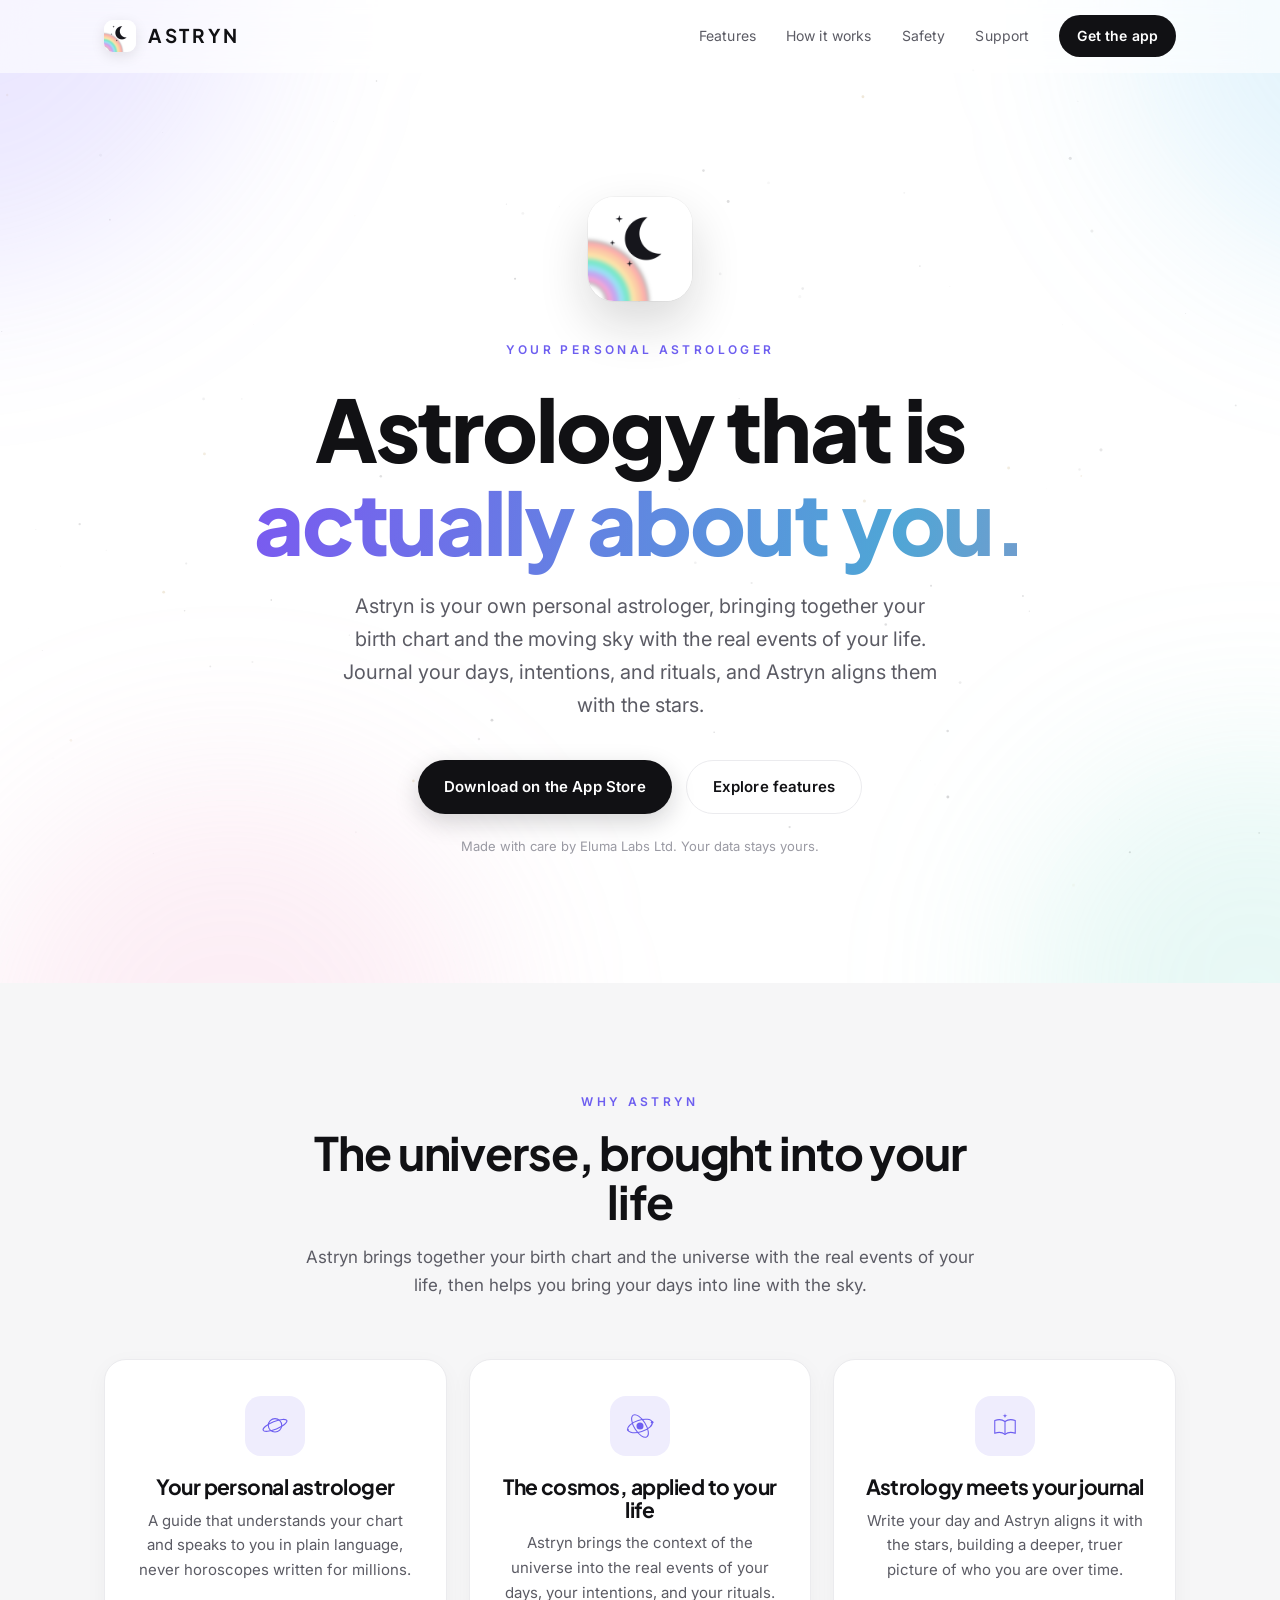
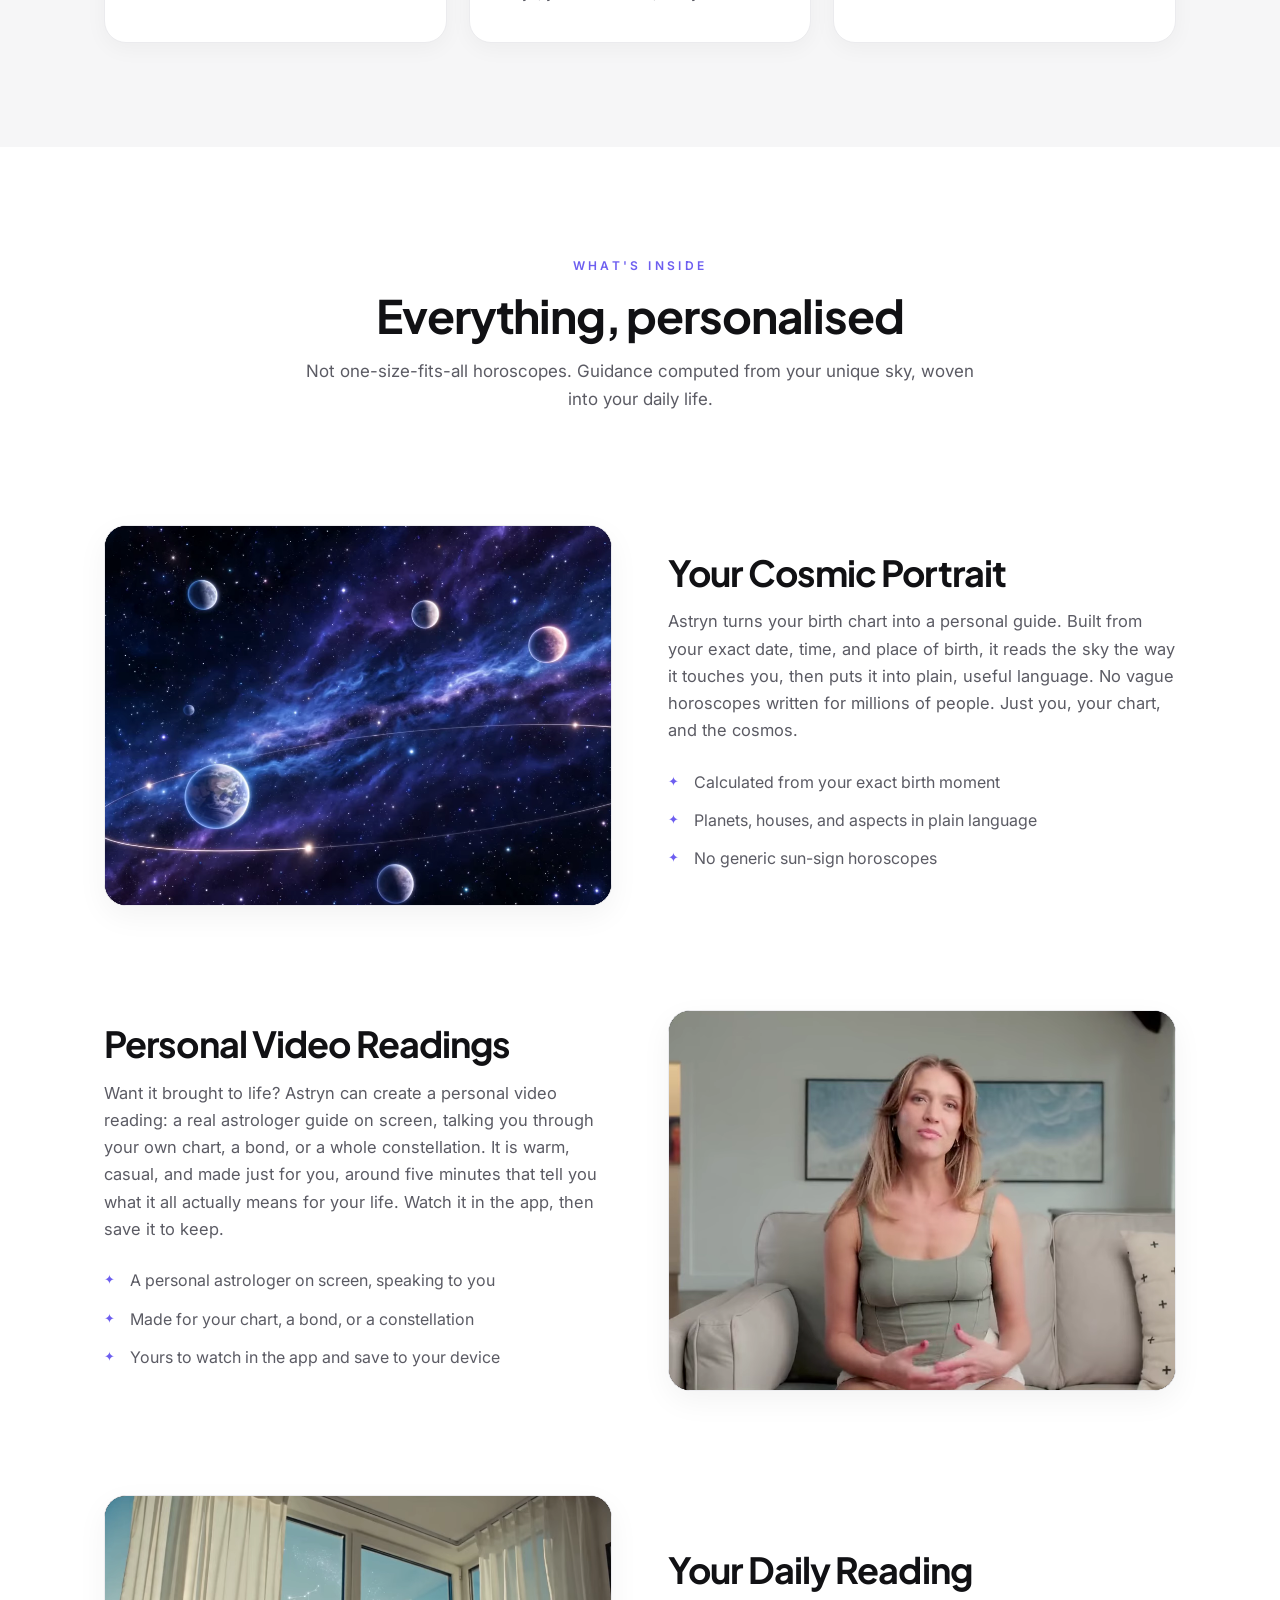
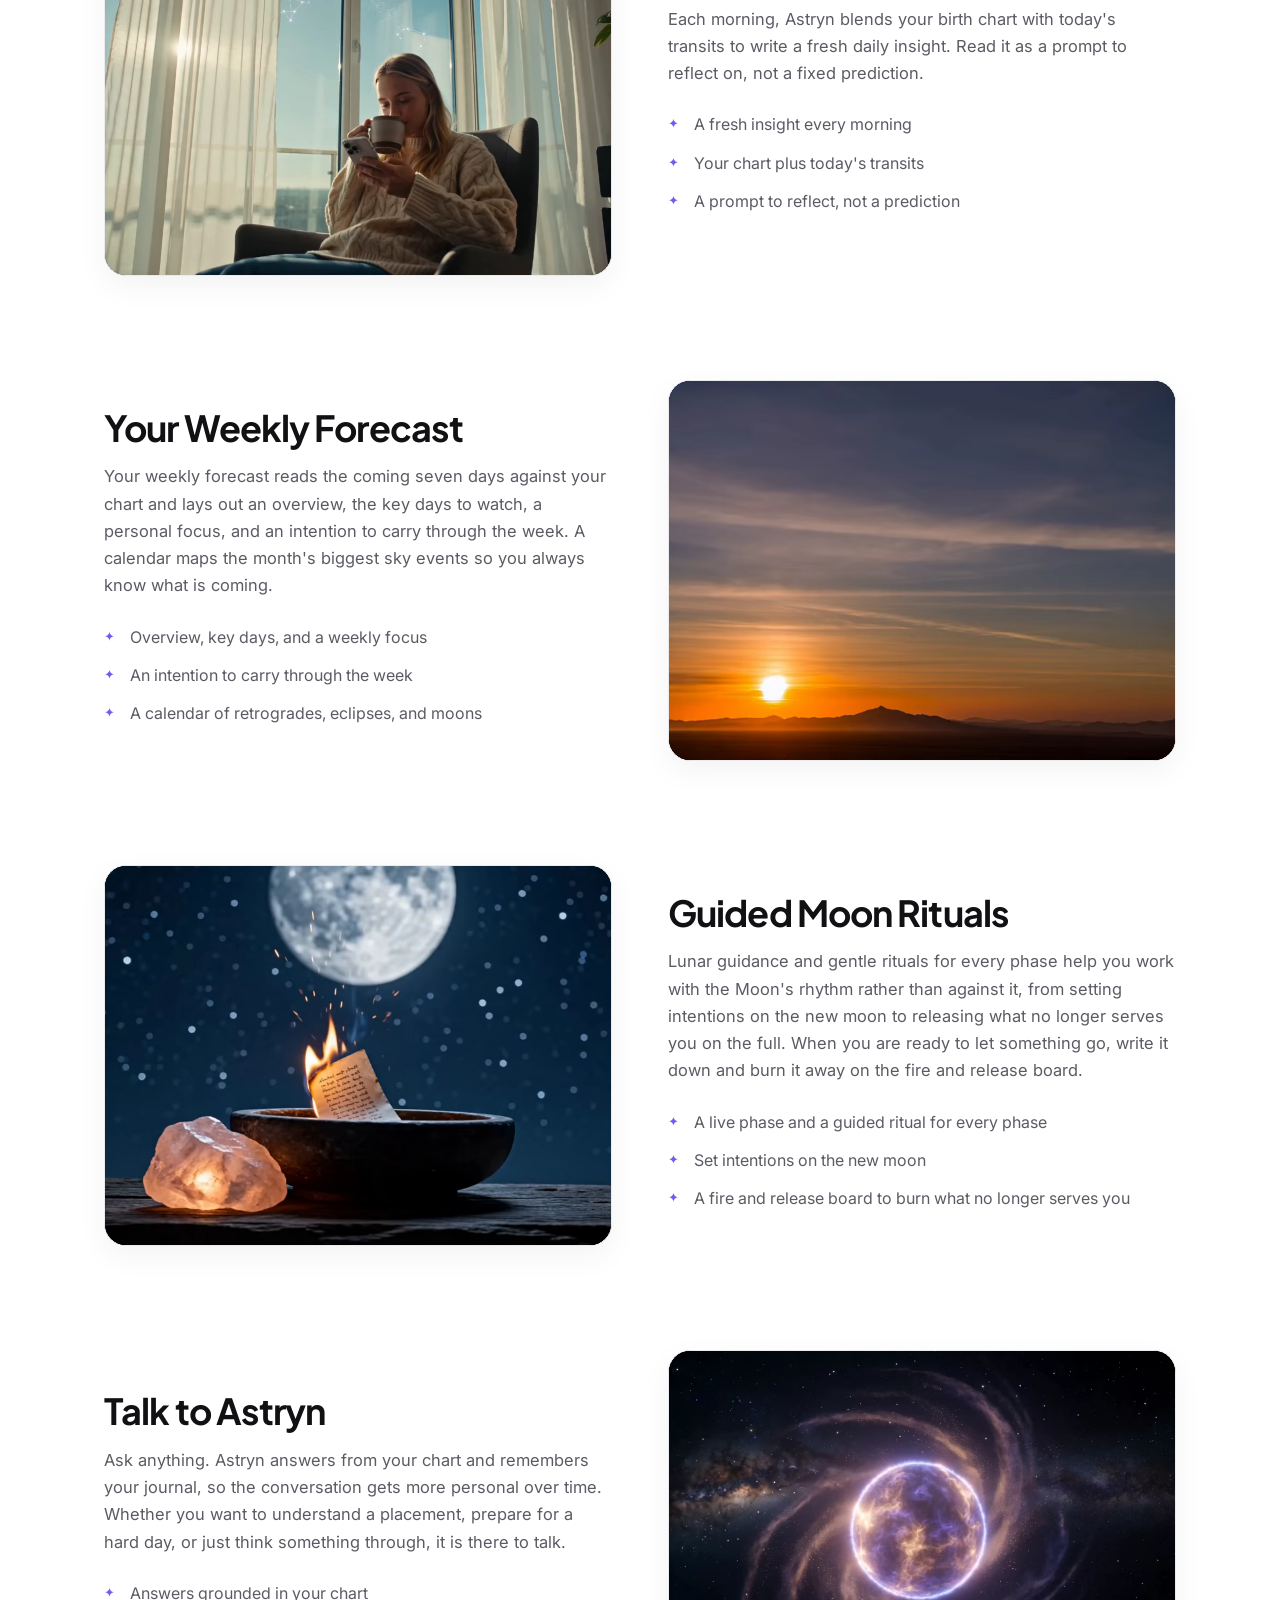
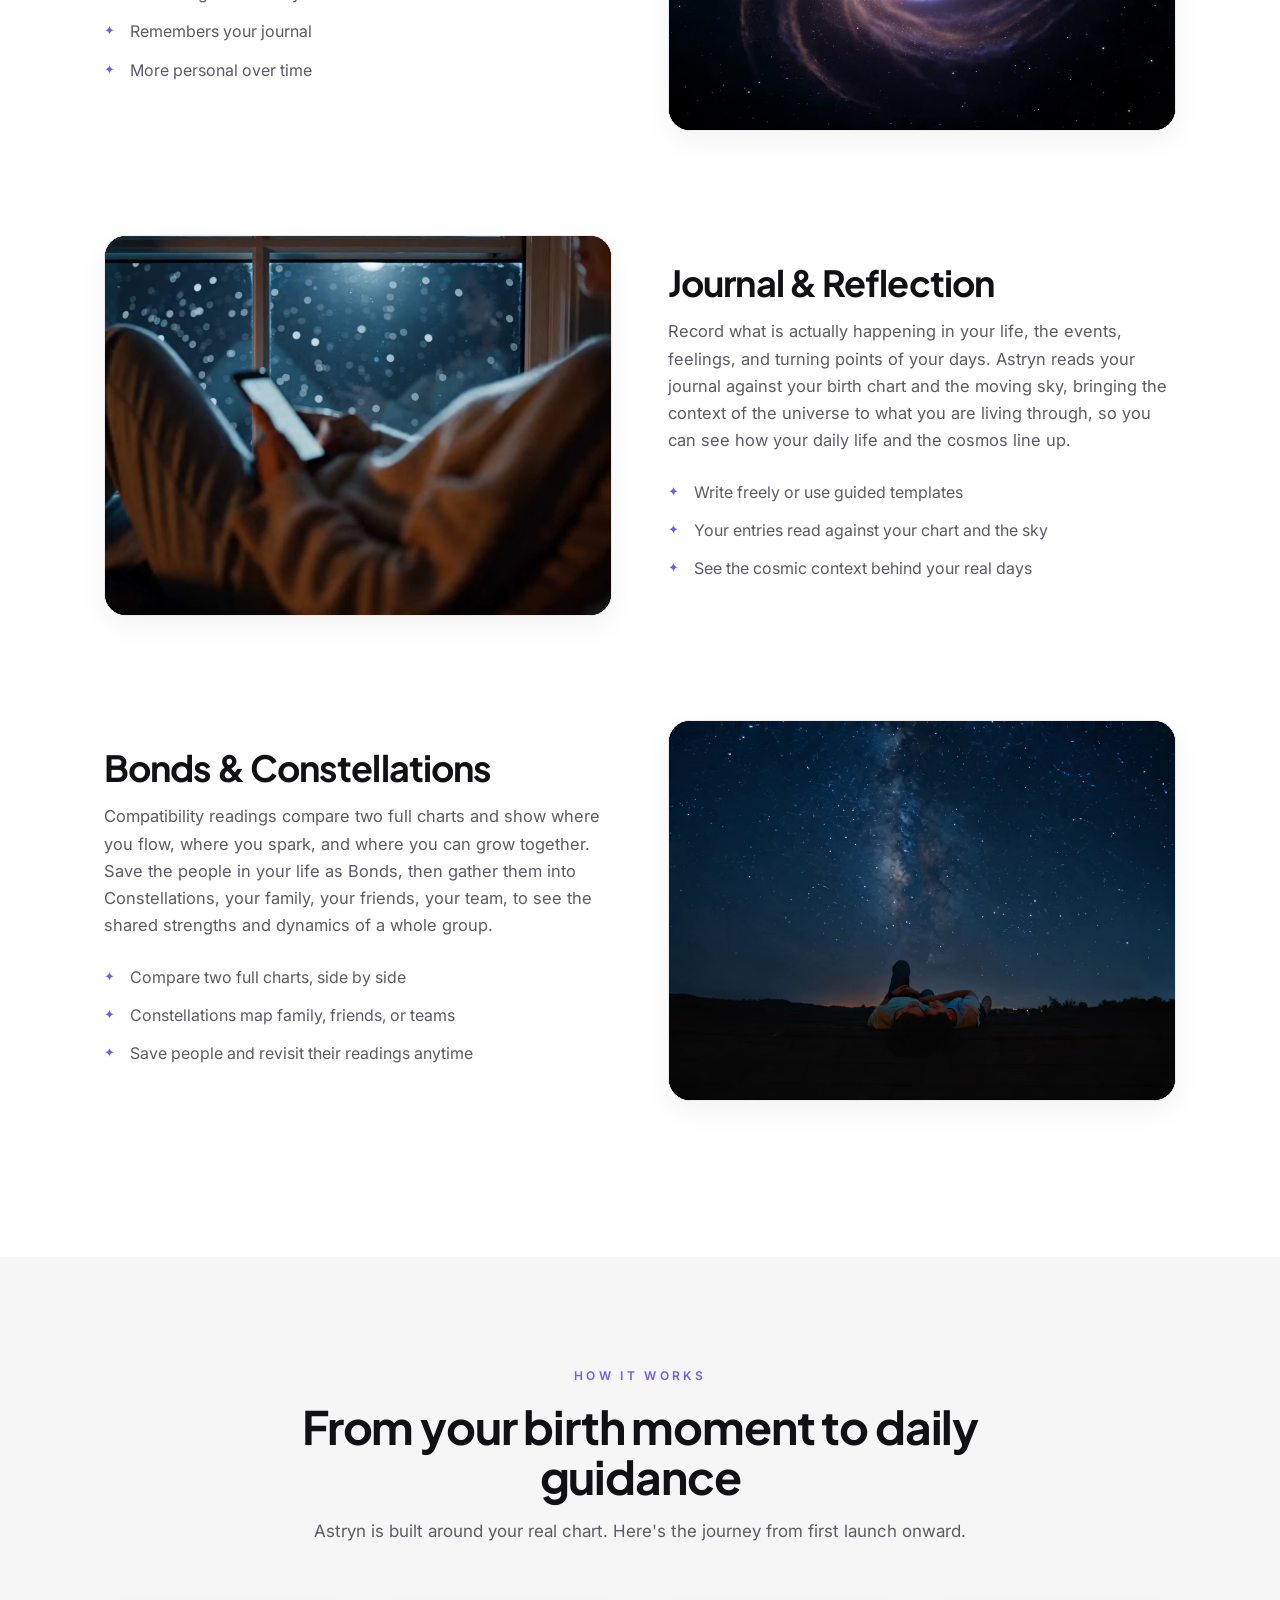
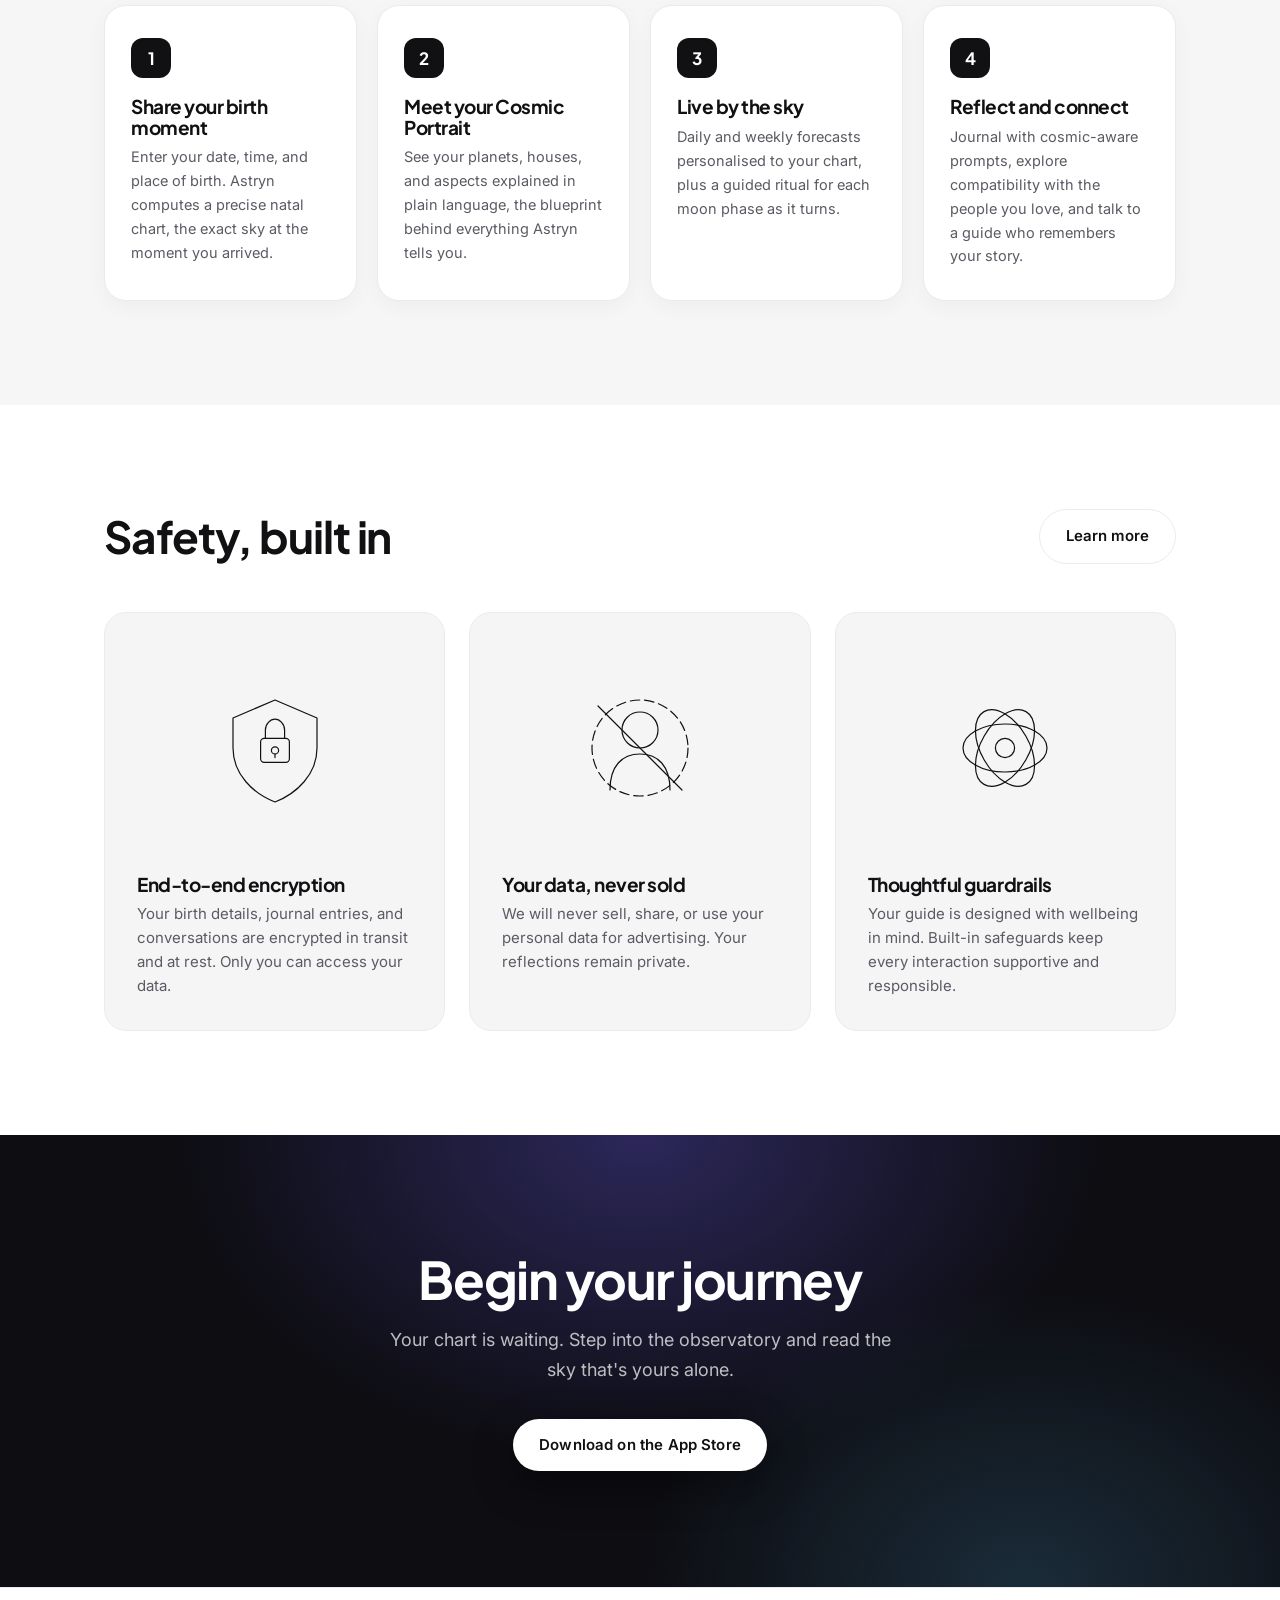
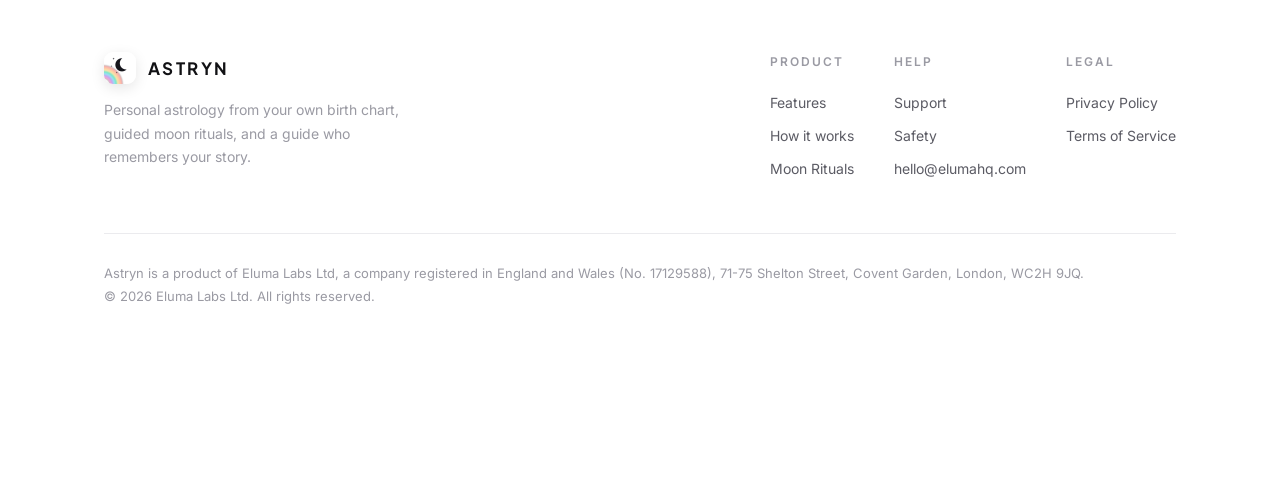
<file: index.html>
<!doctype html>
<html lang="en">
<head>
<title>Astryn — Personal Astrology &amp; Guided Moon Rituals</title>
<meta name="description" content="Astryn is personal astrology from your own birth chart, with daily and weekly forecasts, guided moon rituals, and a guide who remembers your story."/>
<meta charset="utf-8"/>
<meta name="viewport" content="width=device-width, initial-scale=1"/>
<meta name="theme-color" content="#ffffff"/>
<link rel="icon" href="/astryn-logo.png"/>
<link rel="preconnect" href="https://fonts.googleapis.com"/>
<link rel="preconnect" href="https://fonts.gstatic.com" crossorigin/>
<link href="https://fonts.googleapis.com/css2?family=Plus+Jakarta+Sans:wght@400;500;600;700;800&family=Inter:wght@400;500;600&display=swap" rel="stylesheet"/>
<link rel="stylesheet" href="/style.css?v=2e51235d"/>
</head>
<body>
<canvas class="sky-canvas" aria-hidden="true"></canvas>
<div class="aurora" aria-hidden="true"><span class="blob b1"></span><span class="blob b2"></span><span class="blob b3"></span><span class="blob b4"></span></div>
<header class="nav">
  <div class="wrap">
    <a class="brand" href="/index.html"><img src="/astryn-logo.png" alt="Astryn logo"/><span>ASTRYN</span></a>
    <button class="nav-toggle" aria-label="Menu">&#9776;</button>
    <nav class="nav-links">
      <a href="/index.html#features">Features</a>
      <a href="/index.html#how">How it works</a>
      <a href="/index.html#safety">Safety</a>
      <a href="/support.html">Support</a>
      <a class="nav-cta" href="#get">Get the app</a>
    </nav>
  </div>
</header>
<main>
  <section class="hero">
    <div class="wrap">
      <img class="hero-badge" src="/astryn-logo.png" alt="Astryn app icon"/>
      <span class="eyebrow">Your personal astrologer</span>
      <h1>Astrology that is<br/><em class="grad-text">actually about you.</em></h1>
      <p class="lead">Astryn is your own personal astrologer, bringing together your birth chart and the moving sky with the real events of your life. Journal your days, intentions, and rituals, and Astryn aligns them with the stars.</p>
      <div class="hero-cta" id="get">
        <a class="btn btn-primary" href="#get">Download on the App Store</a>
        <a class="btn btn-ghost" href="/index.html#features">Explore features</a>
      </div>
      <p class="hero-note">Made with care by Eluma Labs Ltd. Your data stays yours.</p>
    </div>
  </section>

  <section class="block" id="pillars">
    <div class="wrap">
      <div class="section-head reveal">
        <span class="eyebrow">Why Astryn</span>
        <h2>The universe, brought into your life</h2>
        <p>Astryn brings together your birth chart and the universe with the real events of your life, then helps you bring your days into line with the sky.</p>
      </div>
      <div class="pillars"><div class="pillar reveal"><div class="glyph"><svg viewBox="0 0 100 100" fill="none" stroke="currentColor" stroke-width="2" stroke-linecap="round" stroke-linejoin="round">
  <circle cx="50" cy="48" r="21"/>
  <ellipse cx="50" cy="48" rx="40" ry="12" transform="rotate(-22 50 48)"/>
</svg></div><h3>Your personal astrologer</h3><p>A guide that understands your chart and speaks to you in plain language, never horoscopes written for millions.</p></div>
<div class="pillar reveal"><div class="glyph"><svg viewBox="0 0 100 100" fill="none" stroke="currentColor" stroke-width="2" stroke-linecap="round" stroke-linejoin="round">
  <ellipse cx="50" cy="50" rx="40" ry="18" transform="rotate(-18 50 50)"/>
  <ellipse cx="50" cy="50" rx="40" ry="18" transform="rotate(58 50 50)"/>
  <circle cx="50" cy="50" r="11" fill="currentColor" stroke="none"/>
  <circle cx="88" cy="38" r="4" fill="currentColor" stroke="none"/>
  <circle cx="12" cy="62" r="3" fill="currentColor" stroke="none"/>
</svg></div><h3>The cosmos, applied to your life</h3><p>Astryn brings the context of the universe into the real events of your days, your intentions, and your rituals.</p></div>
<div class="pillar reveal"><div class="glyph"><svg viewBox="0 0 100 100" fill="none" stroke="currentColor" stroke-width="2" stroke-linecap="round" stroke-linejoin="round">
  <path d="M50 36 C42 30 28 29 18 33 L18 73 C28 69 42 70 50 76 C58 70 72 69 82 73 L82 33 C72 29 58 30 50 36 Z"/>
  <line x1="50" y1="36" x2="50" y2="76"/>
  <path d="M50 10 C50.8 16 52 17.2 58 18 C52 18.8 50.8 20 50 26 C49.2 20 48 18.8 42 18 C48 17.2 49.2 16 50 10 Z" fill="currentColor" stroke="none"/>
</svg></div><h3>Astrology meets your journal</h3><p>Write your day and Astryn aligns it with the stars, building a deeper, truer picture of who you are over time.</p></div></div>
    </div>
  </section>

  <section class="block" id="features">
    <div class="wrap">
      <div class="section-head reveal">
        <span class="eyebrow">What's inside</span>
        <h2>Everything, personalised</h2>
        <p>Not one-size-fits-all horoscopes. Guidance computed from your unique sky, woven into your daily life.</p>
      </div>
      <div class="feature reveal">
        <div class="feature-text">
          <h3>Your Cosmic Portrait</h3>
          <p>Astryn turns your birth chart into a personal guide. Built from your exact date, time, and place of birth, it reads the sky the way it touches you, then puts it into plain, useful language. No vague horoscopes written for millions of people. Just you, your chart, and the cosmos.</p>
          <ul><li>Calculated from your exact birth moment</li><li>Planets, houses, and aspects in plain language</li><li>No generic sun-sign horoscopes</li></ul>
        </div>
        <div class="feature-media has-video">
          <img class="feature-poster" src="/media/cosmic-portrait.jpg" alt="" aria-hidden="true"/>
          <video class="feature-video" autoplay loop muted playsinline preload="metadata" poster="/media/cosmic-portrait.jpg">
            <source src="/media/cosmic-portrait.webm" type="video/webm"/>
            <source src="/media/cosmic-portrait.web.mp4" type="video/mp4"/>
          </video>
        </div>
      </div>
<div class="feature reveal">
        <div class="feature-text">
          <h3>Personal Video Readings</h3>
          <p>Want it brought to life? Astryn can create a personal video reading: a real astrologer guide on screen, talking you through your own chart, a bond, or a whole constellation. It is warm, casual, and made just for you, around five minutes that tell you what it all actually means for your life. Watch it in the app, then save it to keep.</p>
          <ul><li>A personal astrologer on screen, speaking to you</li><li>Made for your chart, a bond, or a constellation</li><li>Yours to watch in the app and save to your device</li></ul>
        </div>
        <div class="feature-media has-video">
          <img class="feature-poster" src="/media/video-reading.jpg" alt="" aria-hidden="true"/>
          <video class="feature-video" autoplay loop muted playsinline preload="metadata" poster="/media/video-reading.jpg">
            <source src="/media/video-reading.webm" type="video/webm"/>
            <source src="/media/video-reading.web.mp4" type="video/mp4"/>
          </video>
        </div>
      </div>
<div class="feature reveal">
        <div class="feature-text">
          <h3>Your Daily Reading</h3>
          <p>Each morning, Astryn blends your birth chart with today's transits to write a fresh daily insight. Read it as a prompt to reflect on, not a fixed prediction.</p>
          <ul><li>A fresh insight every morning</li><li>Your chart plus today's transits</li><li>A prompt to reflect, not a prediction</li></ul>
        </div>
        <div class="feature-media has-video">
          <img class="feature-poster" src="/media/daily-reading.jpg" alt="" aria-hidden="true"/>
          <video class="feature-video" autoplay loop muted playsinline preload="metadata" poster="/media/daily-reading.jpg">
            <source src="/media/daily-reading.webm" type="video/webm"/>
            <source src="/media/daily-reading.web.mp4" type="video/mp4"/>
          </video>
        </div>
      </div>
<div class="feature reveal">
        <div class="feature-text">
          <h3>Your Weekly Forecast</h3>
          <p>Your weekly forecast reads the coming seven days against your chart and lays out an overview, the key days to watch, a personal focus, and an intention to carry through the week. A calendar maps the month's biggest sky events so you always know what is coming.</p>
          <ul><li>Overview, key days, and a weekly focus</li><li>An intention to carry through the week</li><li>A calendar of retrogrades, eclipses, and moons</li></ul>
        </div>
        <div class="feature-media has-video">
          <img class="feature-poster" src="/media/weekly-forecast.jpg" alt="" aria-hidden="true"/>
          <video class="feature-video" autoplay loop muted playsinline preload="metadata" poster="/media/weekly-forecast.jpg">
            <source src="/media/weekly-forecast.webm" type="video/webm"/>
            <source src="/media/weekly-forecast.web.mp4" type="video/mp4"/>
          </video>
        </div>
      </div>
<div class="feature reveal">
        <div class="feature-text">
          <h3>Guided Moon Rituals</h3>
          <p>Lunar guidance and gentle rituals for every phase help you work with the Moon's rhythm rather than against it, from setting intentions on the new moon to releasing what no longer serves you on the full. When you are ready to let something go, write it down and burn it away on the fire and release board.</p>
          <ul><li>A live phase and a guided ritual for every phase</li><li>Set intentions on the new moon</li><li>A fire and release board to burn what no longer serves you</li></ul>
        </div>
        <div class="feature-media has-video">
          <img class="feature-poster" src="/media/moon-ritual.jpg" alt="" aria-hidden="true"/>
          <video class="feature-video" autoplay loop muted playsinline preload="metadata" poster="/media/moon-ritual.jpg">
            <source src="/media/moon-ritual.webm" type="video/webm"/>
            <source src="/media/moon-ritual.web.mp4" type="video/mp4"/>
          </video>
        </div>
      </div>
<div class="feature reveal">
        <div class="feature-text">
          <h3>Talk to Astryn</h3>
          <p>Ask anything. Astryn answers from your chart and remembers your journal, so the conversation gets more personal over time. Whether you want to understand a placement, prepare for a hard day, or just think something through, it is there to talk.</p>
          <ul><li>Answers grounded in your chart</li><li>Remembers your journal</li><li>More personal over time</li></ul>
        </div>
        <div class="feature-media has-video">
          <img class="feature-poster" src="/media/talk-to-astryn.jpg" alt="" aria-hidden="true"/>
          <video class="feature-video" autoplay loop muted playsinline preload="metadata" poster="/media/talk-to-astryn.jpg">
            <source src="/media/talk-to-astryn.webm" type="video/webm"/>
            <source src="/media/talk-to-astryn.web.mp4" type="video/mp4"/>
          </video>
        </div>
      </div>
<div class="feature reveal">
        <div class="feature-text">
          <h3>Journal &amp; Reflection</h3>
          <p>Record what is actually happening in your life, the events, feelings, and turning points of your days. Astryn reads your journal against your birth chart and the moving sky, bringing the context of the universe to what you are living through, so you can see how your daily life and the cosmos line up.</p>
          <ul><li>Write freely or use guided templates</li><li>Your entries read against your chart and the sky</li><li>See the cosmic context behind your real days</li></ul>
        </div>
        <div class="feature-media has-video">
          <img class="feature-poster" src="/media/journal.jpg" alt="" aria-hidden="true"/>
          <video class="feature-video" autoplay loop muted playsinline preload="metadata" poster="/media/journal.jpg">
            <source src="/media/journal.webm" type="video/webm"/>
            <source src="/media/journal.web.mp4" type="video/mp4"/>
          </video>
        </div>
      </div>
<div class="feature reveal">
        <div class="feature-text">
          <h3>Bonds &amp; Constellations</h3>
          <p>Compatibility readings compare two full charts and show where you flow, where you spark, and where you can grow together. Save the people in your life as Bonds, then gather them into Constellations, your family, your friends, your team, to see the shared strengths and dynamics of a whole group.</p>
          <ul><li>Compare two full charts, side by side</li><li>Constellations map family, friends, or teams</li><li>Save people and revisit their readings anytime</li></ul>
        </div>
        <div class="feature-media has-video">
          <img class="feature-poster" src="/media/bonds.jpg" alt="" aria-hidden="true"/>
          <video class="feature-video" autoplay loop muted playsinline preload="metadata" poster="/media/bonds.jpg">
            <source src="/media/bonds.webm" type="video/webm"/>
            <source src="/media/bonds.web.mp4" type="video/mp4"/>
          </video>
        </div>
      </div>
    </div>
  </section>

  <section class="block" id="how">
    <div class="wrap">
      <div class="section-head reveal">
        <span class="eyebrow">How it works</span>
        <h2>From your birth moment to daily guidance</h2>
        <p>Astryn is built around your real chart. Here's the journey from first launch onward.</p>
      </div>
      <div class="steps">
        <div class="step reveal"><div class="step-no">1</div><h3>Share your birth moment</h3><p>Enter your date, time, and place of birth. Astryn computes a precise natal chart, the exact sky at the moment you arrived.</p></div>
        <div class="step reveal"><div class="step-no">2</div><h3>Meet your Cosmic Portrait</h3><p>See your planets, houses, and aspects explained in plain language, the blueprint behind everything Astryn tells you.</p></div>
        <div class="step reveal"><div class="step-no">3</div><h3>Live by the sky</h3><p>Daily and weekly forecasts personalised to your chart, plus a guided ritual for each moon phase as it turns.</p></div>
        <div class="step reveal"><div class="step-no">4</div><h3>Reflect and connect</h3><p>Journal with cosmic-aware prompts, explore compatibility with the people you love, and talk to a guide who remembers your story.</p></div>
      </div>
    </div>
  </section>

  <section class="block safety-section" id="safety">
    <div class="wrap">
      <div class="safety-header reveal">
        <h2>Safety, built in</h2>
        <a href="/privacy.html" class="btn btn-ghost">Learn more</a>
      </div>
      <div class="safety-grid">
        <div class="safety-card reveal">
          <div class="safety-icon">
            <svg viewBox="0 0 100 100">
              <path d="M50 10 L85 25 L85 50 C85 72 68 88 50 95 C32 88 15 72 15 50 L15 25 Z"/>
              <rect x="38" y="42" width="24" height="20" rx="3"/>
              <path d="M42 42 L42 35 C42 30 46 26 50 26 C54 26 58 30 58 35 L58 42"/>
              <circle cx="50" cy="52" r="3"/>
              <line x1="50" y1="55" x2="50" y2="58"/>
            </svg>
          </div>
          <h3>End-to-end encryption</h3>
          <p>Your birth details, journal entries, and conversations are encrypted in transit and at rest. Only you can access your data.</p>
        </div>
        <div class="safety-card reveal">
          <div class="safety-icon">
            <svg viewBox="0 0 100 100">
              <circle cx="50" cy="35" r="15"/>
              <path d="M25 85 C25 65 35 55 50 55 C65 55 75 65 75 85"/>
              <line x1="15" y1="15" x2="85" y2="85"/>
              <circle cx="50" cy="50" r="40" stroke-dasharray="8 4"/>
            </svg>
          </div>
          <h3>Your data, never sold</h3>
          <p>We will never sell, share, or use your personal data for advertising. Your reflections remain private.</p>
        </div>
        <div class="safety-card reveal">
          <div class="safety-icon">
            <svg viewBox="0 0 100 100">
              <ellipse cx="50" cy="50" rx="35" ry="20"/>
              <ellipse cx="50" cy="50" rx="35" ry="20" transform="rotate(60 50 50)"/>
              <ellipse cx="50" cy="50" rx="35" ry="20" transform="rotate(120 50 50)"/>
              <circle cx="50" cy="50" r="8"/>
            </svg>
          </div>
          <h3>Thoughtful guardrails</h3>
          <p>Your guide is designed with wellbeing in mind. Built-in safeguards keep every interaction supportive and responsible.</p>
        </div>
      </div>
    </div>
  </section>

  <section class="cta-band" id="download">
    <div class="wrap reveal">
      <h2>Begin your journey</h2>
      <p>Your chart is waiting. Step into the observatory and read the sky that's yours alone.</p>
      <a class="btn btn-primary" href="#get">Download on the App Store</a>
    </div>
  </section>
</main>
<footer class="site">
  <div class="wrap">
    <div class="cols">
      <div>
        <a class="brand" href="/index.html"><img src="/astryn-logo.png" alt="Astryn logo"/><span>ASTRYN</span></a>
        <p class="tagline">Personal astrology from your own birth chart, guided moon rituals, and a guide who remembers your story.</p>
      </div>
      <div class="links">
        <div>
          <h4>Product</h4>
          <a href="/index.html#features">Features</a>
          <a href="/index.html#how">How it works</a>
          <a href="/index.html#moon">Moon Rituals</a>
        </div>
        <div>
          <h4>Help</h4>
          <a href="/support.html">Support</a>
          <a href="/index.html#safety">Safety</a>
          <a href="mailto:hello@elumahq.com">hello@elumahq.com</a>
        </div>
        <div>
          <h4>Legal</h4>
          <a href="/privacy.html">Privacy Policy</a>
          <a href="/terms.html">Terms of Service</a>
        </div>
      </div>
    </div>
    <div class="legal">
      Astryn is a product of Eluma Labs Ltd, a company registered in England and Wales (No. 17129588),
      71-75 Shelton Street, Covent Garden, London, WC2H 9JQ.<br/>
      &copy; 2026 Eluma Labs Ltd. All rights reserved.
    </div>
  </div>
</footer>
<script src="/app.js?v=ac0775e9" defer></script>
</body>
</html>
</file>
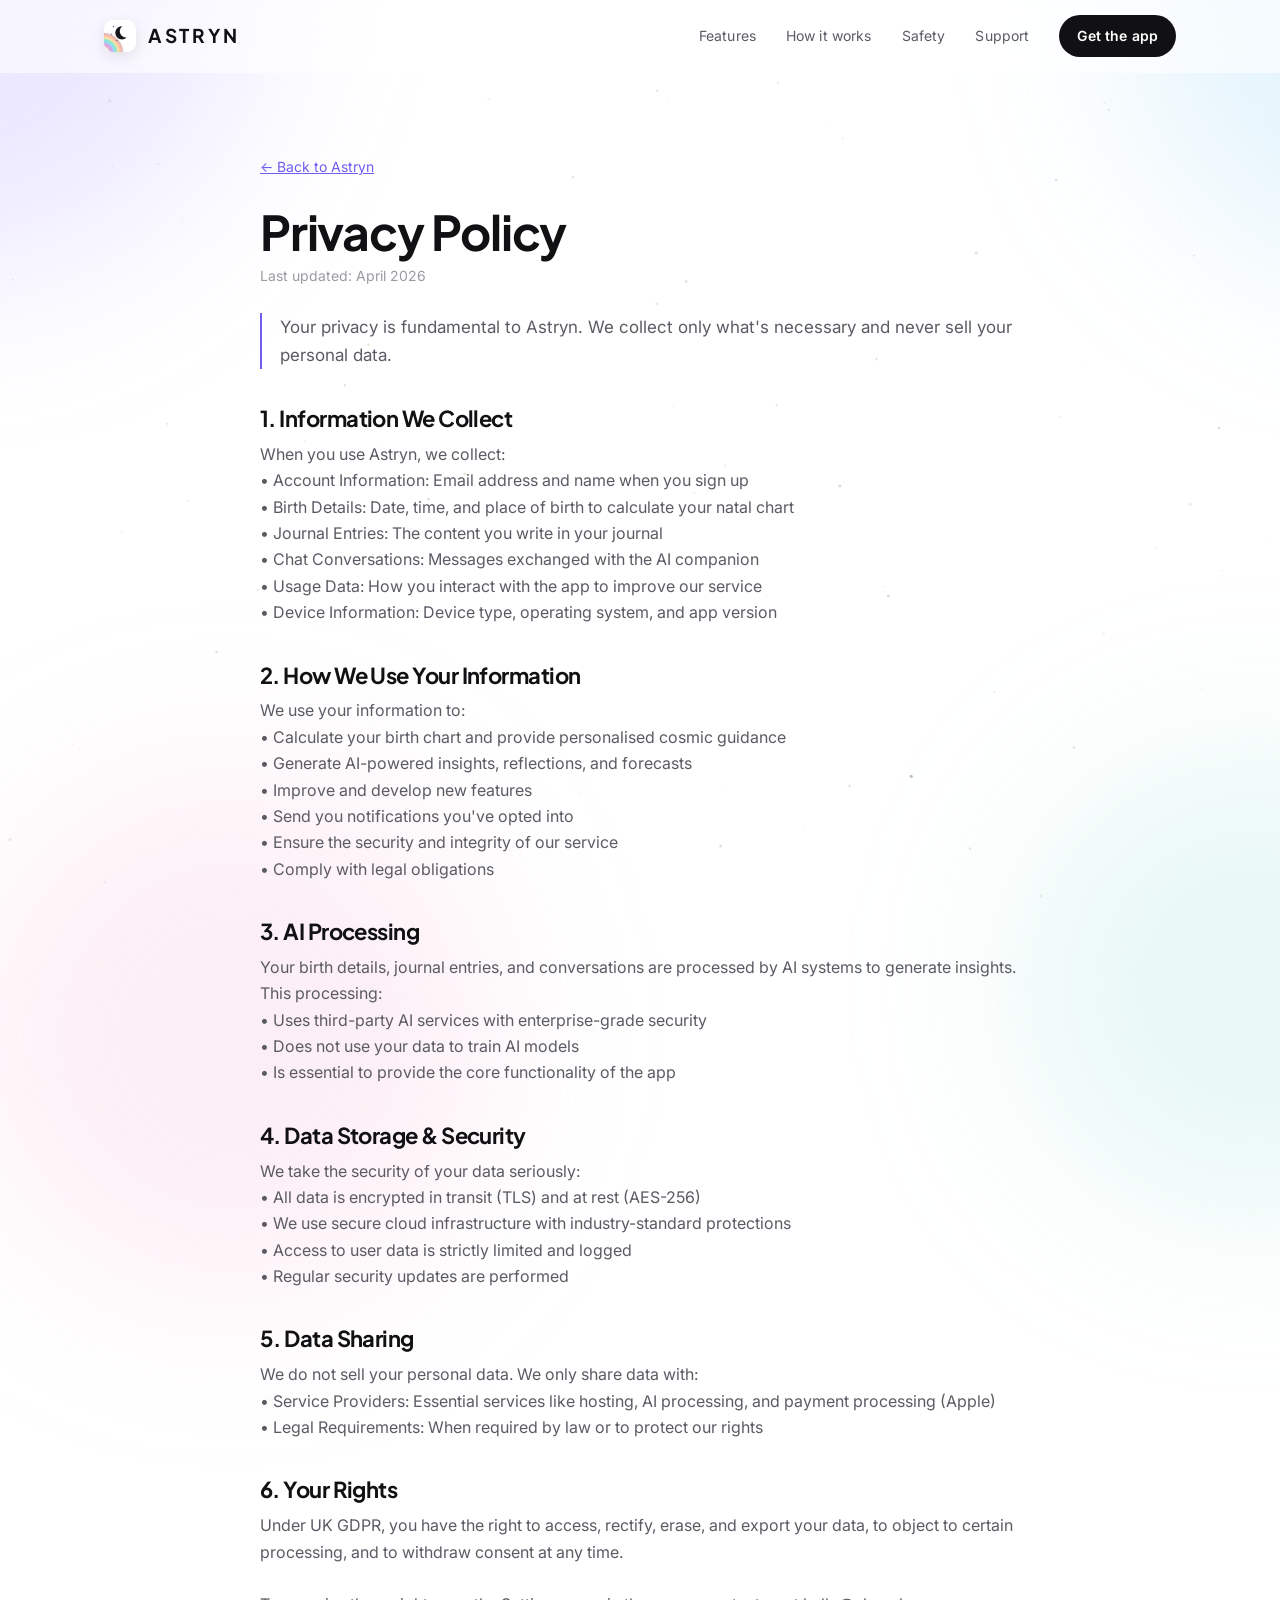
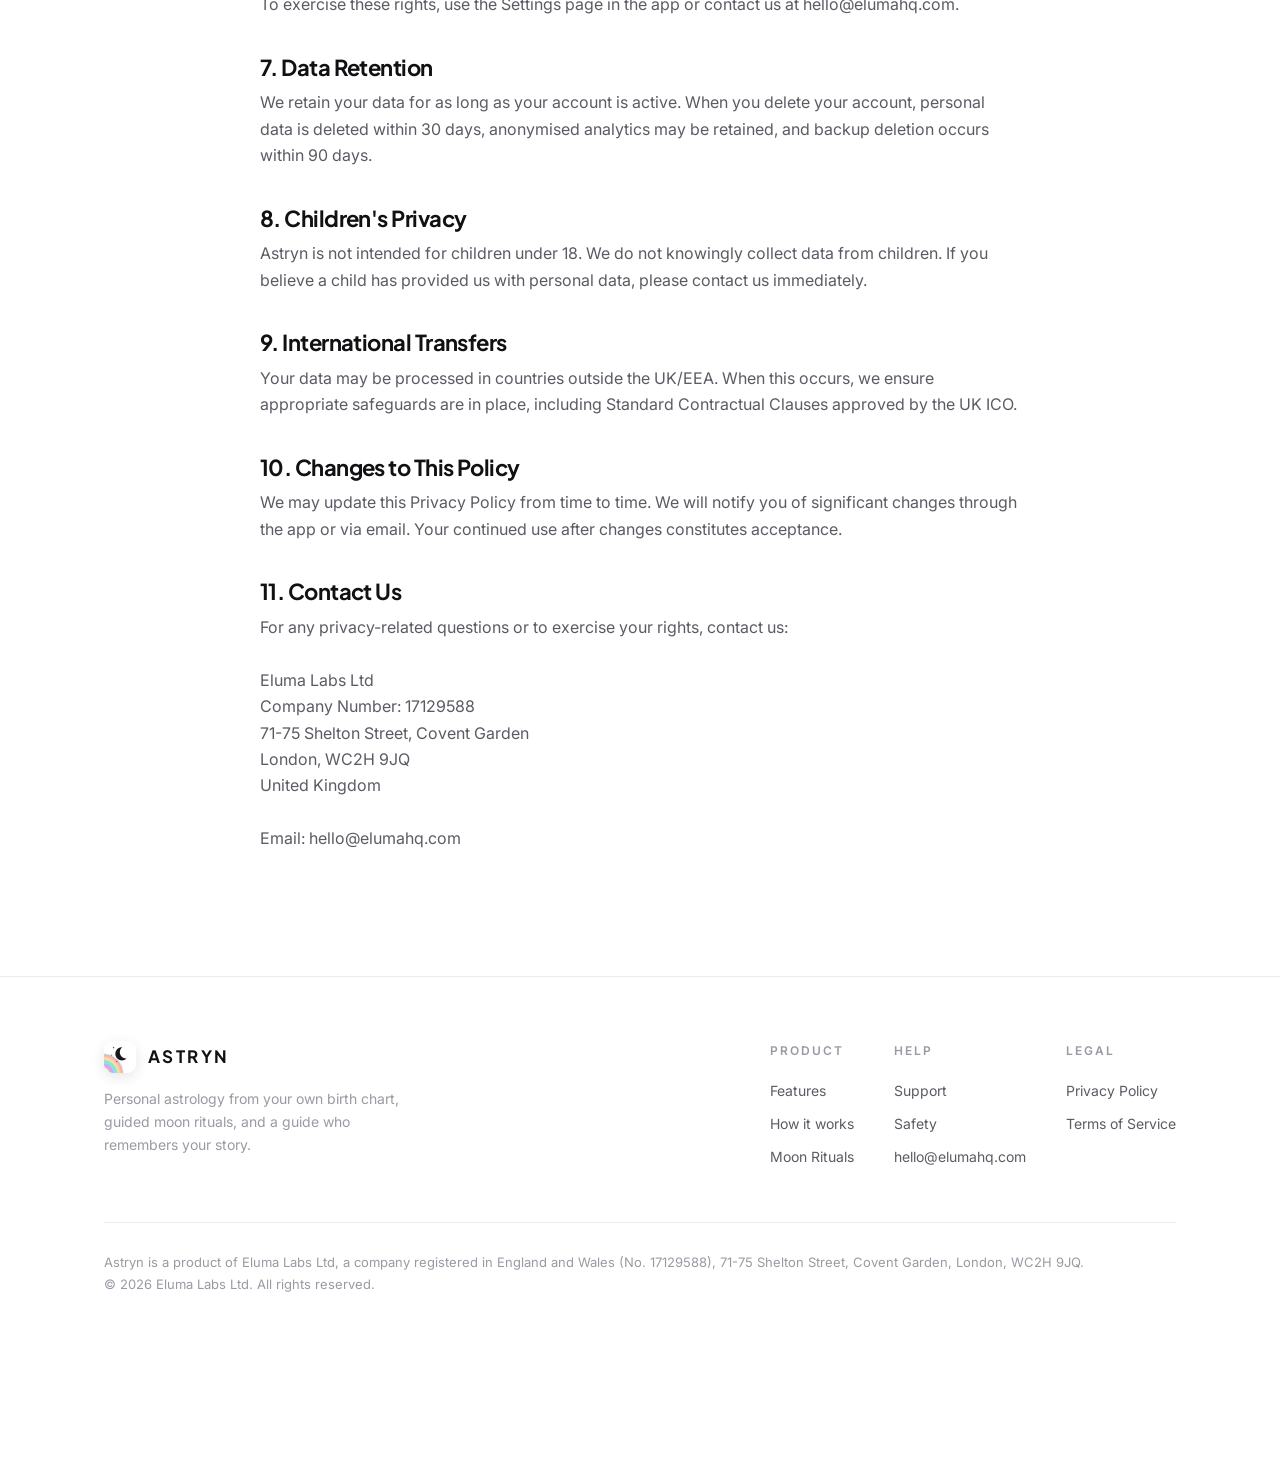
<file: privacy.html>
<!doctype html>
<html lang="en">
<head>
<title>Astryn — Privacy Policy</title>
<meta name="description" content="Privacy Policy for Astryn by Eluma Labs Ltd."/>
<meta charset="utf-8"/>
<meta name="viewport" content="width=device-width, initial-scale=1"/>
<meta name="theme-color" content="#ffffff"/>
<link rel="icon" href="/astryn-logo.png"/>
<link rel="preconnect" href="https://fonts.googleapis.com"/>
<link rel="preconnect" href="https://fonts.gstatic.com" crossorigin/>
<link href="https://fonts.googleapis.com/css2?family=Plus+Jakarta+Sans:wght@400;500;600;700;800&family=Inter:wght@400;500;600&display=swap" rel="stylesheet"/>
<link rel="stylesheet" href="/style.css?v=2e51235d"/>
</head>
<body>
<canvas class="sky-canvas" aria-hidden="true"></canvas>
<div class="aurora" aria-hidden="true"><span class="blob b1"></span><span class="blob b2"></span><span class="blob b3"></span><span class="blob b4"></span></div>
<header class="nav">
  <div class="wrap">
    <a class="brand" href="/index.html"><img src="/astryn-logo.png" alt="Astryn logo"/><span>ASTRYN</span></a>
    <button class="nav-toggle" aria-label="Menu">&#9776;</button>
    <nav class="nav-links">
      <a href="/index.html#features">Features</a>
      <a href="/index.html#how">How it works</a>
      <a href="/index.html#safety">Safety</a>
      <a href="/support.html">Support</a>
      <a class="nav-cta" href="#get">Get the app</a>
    </nav>
  </div>
</header>
<main class="legal"><div class="wrap"><div class="doc">
<a class="back-link" href="/index.html">&#8592; Back to Astryn</a>
<h1>Privacy Policy</h1>
<div class="updated">Last updated: April 2026</div>
<div class="commitment">Your privacy is fundamental to Astryn. We collect only what&#x27;s necessary and never sell your personal data.</div>
<h2>1. Information We Collect</h2>
<p>When you use Astryn, we collect:
• Account Information: Email address and name when you sign up
• Birth Details: Date, time, and place of birth to calculate your natal chart
• Journal Entries: The content you write in your journal
• Chat Conversations: Messages exchanged with the AI companion
• Usage Data: How you interact with the app to improve our service
• Device Information: Device type, operating system, and app version</p>
<h2>2. How We Use Your Information</h2>
<p>We use your information to:
• Calculate your birth chart and provide personalised cosmic guidance
• Generate AI-powered insights, reflections, and forecasts
• Improve and develop new features
• Send you notifications you&#x27;ve opted into
• Ensure the security and integrity of our service
• Comply with legal obligations</p>
<h2>3. AI Processing</h2>
<p>Your birth details, journal entries, and conversations are processed by AI systems to generate insights. This processing:
• Uses third-party AI services with enterprise-grade security
• Does not use your data to train AI models
• Is essential to provide the core functionality of the app</p>
<h2>4. Data Storage &amp; Security</h2>
<p>We take the security of your data seriously:
• All data is encrypted in transit (TLS) and at rest (AES-256)
• We use secure cloud infrastructure with industry-standard protections
• Access to user data is strictly limited and logged
• Regular security updates are performed</p>
<h2>5. Data Sharing</h2>
<p>We do not sell your personal data. We only share data with:
• Service Providers: Essential services like hosting, AI processing, and payment processing (Apple)
• Legal Requirements: When required by law or to protect our rights</p>
<h2>6. Your Rights</h2>
<p>Under UK GDPR, you have the right to access, rectify, erase, and export your data, to object to certain processing, and to withdraw consent at any time.

To exercise these rights, use the Settings page in the app or contact us at hello@elumahq.com.</p>
<h2>7. Data Retention</h2>
<p>We retain your data for as long as your account is active. When you delete your account, personal data is deleted within 30 days, anonymised analytics may be retained, and backup deletion occurs within 90 days.</p>
<h2>8. Children&#x27;s Privacy</h2>
<p>Astryn is not intended for children under 18. We do not knowingly collect data from children. If you believe a child has provided us with personal data, please contact us immediately.</p>
<h2>9. International Transfers</h2>
<p>Your data may be processed in countries outside the UK/EEA. When this occurs, we ensure appropriate safeguards are in place, including Standard Contractual Clauses approved by the UK ICO.</p>
<h2>10. Changes to This Policy</h2>
<p>We may update this Privacy Policy from time to time. We will notify you of significant changes through the app or via email. Your continued use after changes constitutes acceptance.</p>
<h2>11. Contact Us</h2>
<p>For any privacy-related questions or to exercise your rights, contact us:

Eluma Labs Ltd
Company Number: 17129588
71-75 Shelton Street, Covent Garden
London, WC2H 9JQ
United Kingdom

Email: hello@elumahq.com</p>
</div></div></main>
<footer class="site">
  <div class="wrap">
    <div class="cols">
      <div>
        <a class="brand" href="/index.html"><img src="/astryn-logo.png" alt="Astryn logo"/><span>ASTRYN</span></a>
        <p class="tagline">Personal astrology from your own birth chart, guided moon rituals, and a guide who remembers your story.</p>
      </div>
      <div class="links">
        <div>
          <h4>Product</h4>
          <a href="/index.html#features">Features</a>
          <a href="/index.html#how">How it works</a>
          <a href="/index.html#moon">Moon Rituals</a>
        </div>
        <div>
          <h4>Help</h4>
          <a href="/support.html">Support</a>
          <a href="/index.html#safety">Safety</a>
          <a href="mailto:hello@elumahq.com">hello@elumahq.com</a>
        </div>
        <div>
          <h4>Legal</h4>
          <a href="/privacy.html">Privacy Policy</a>
          <a href="/terms.html">Terms of Service</a>
        </div>
      </div>
    </div>
    <div class="legal">
      Astryn is a product of Eluma Labs Ltd, a company registered in England and Wales (No. 17129588),
      71-75 Shelton Street, Covent Garden, London, WC2H 9JQ.<br/>
      &copy; 2026 Eluma Labs Ltd. All rights reserved.
    </div>
  </div>
</footer>
<script src="/app.js?v=ac0775e9" defer></script>
</body>
</html>
</file>
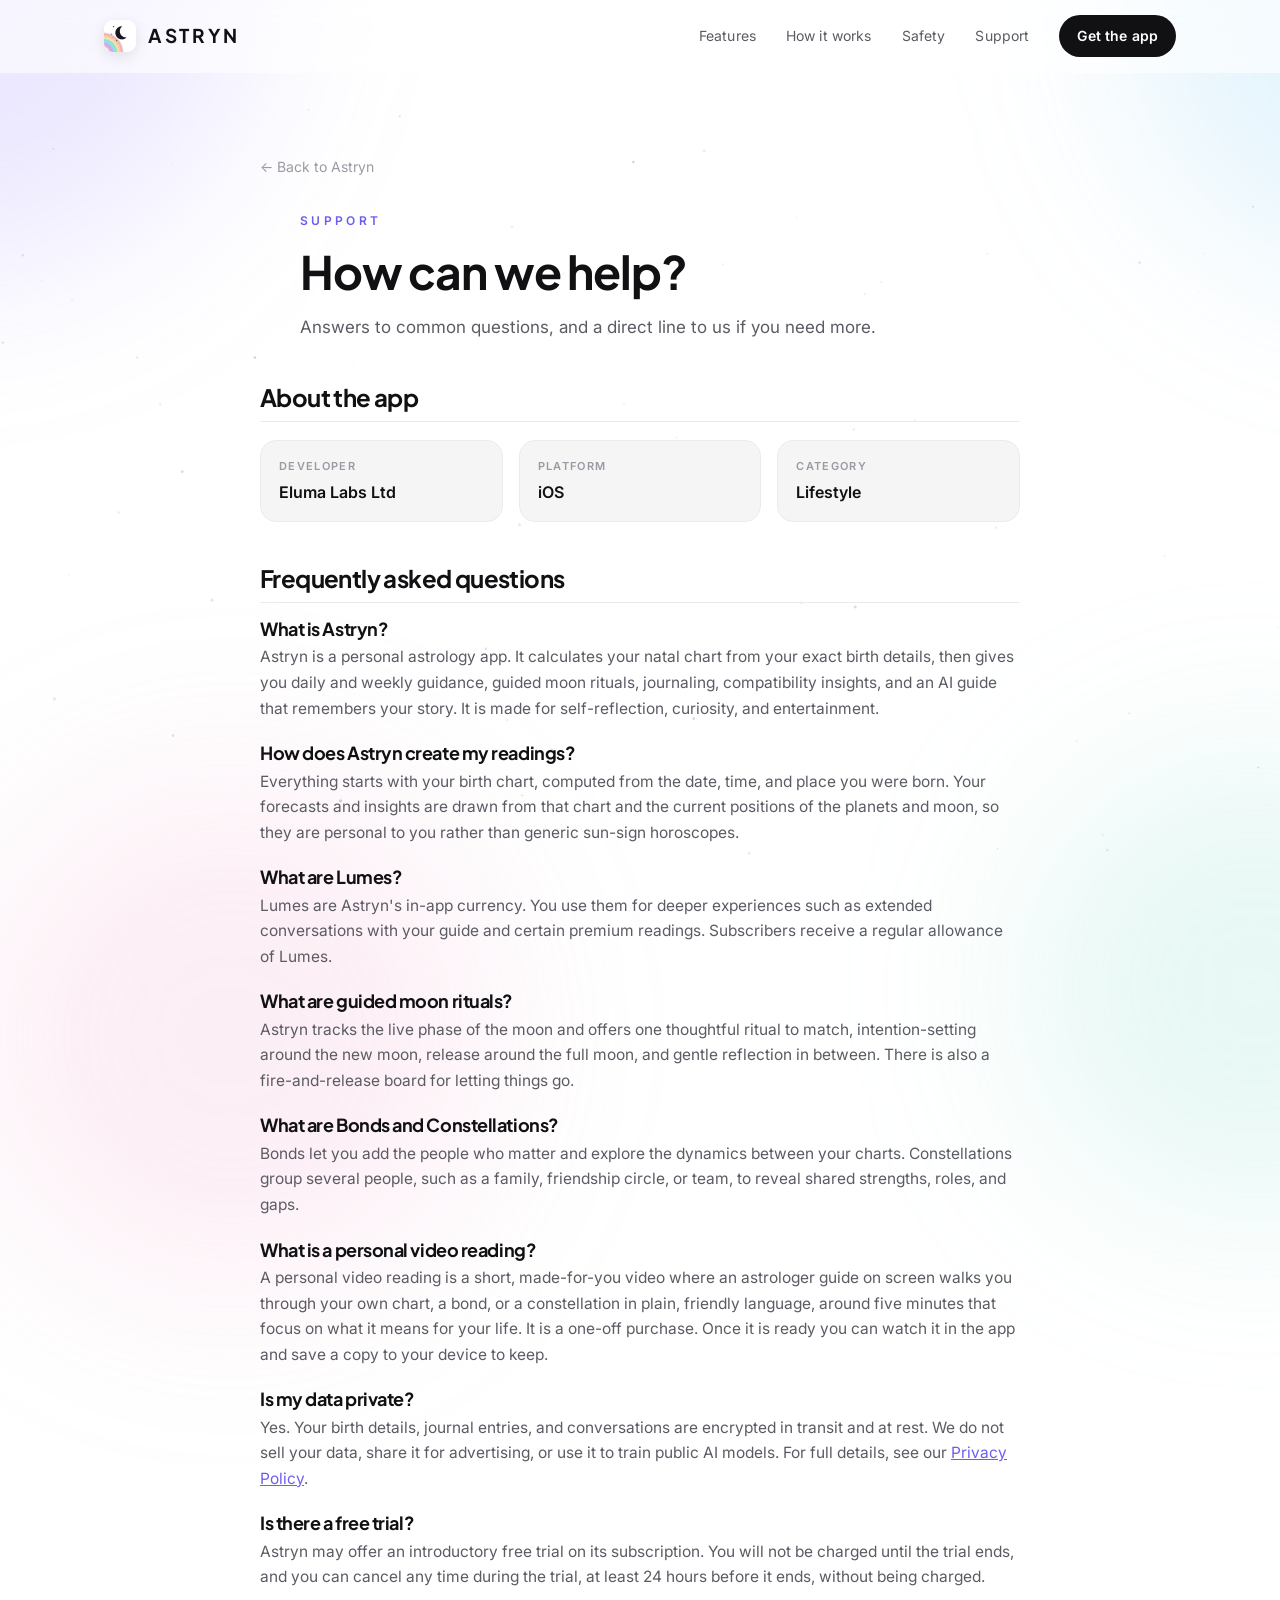
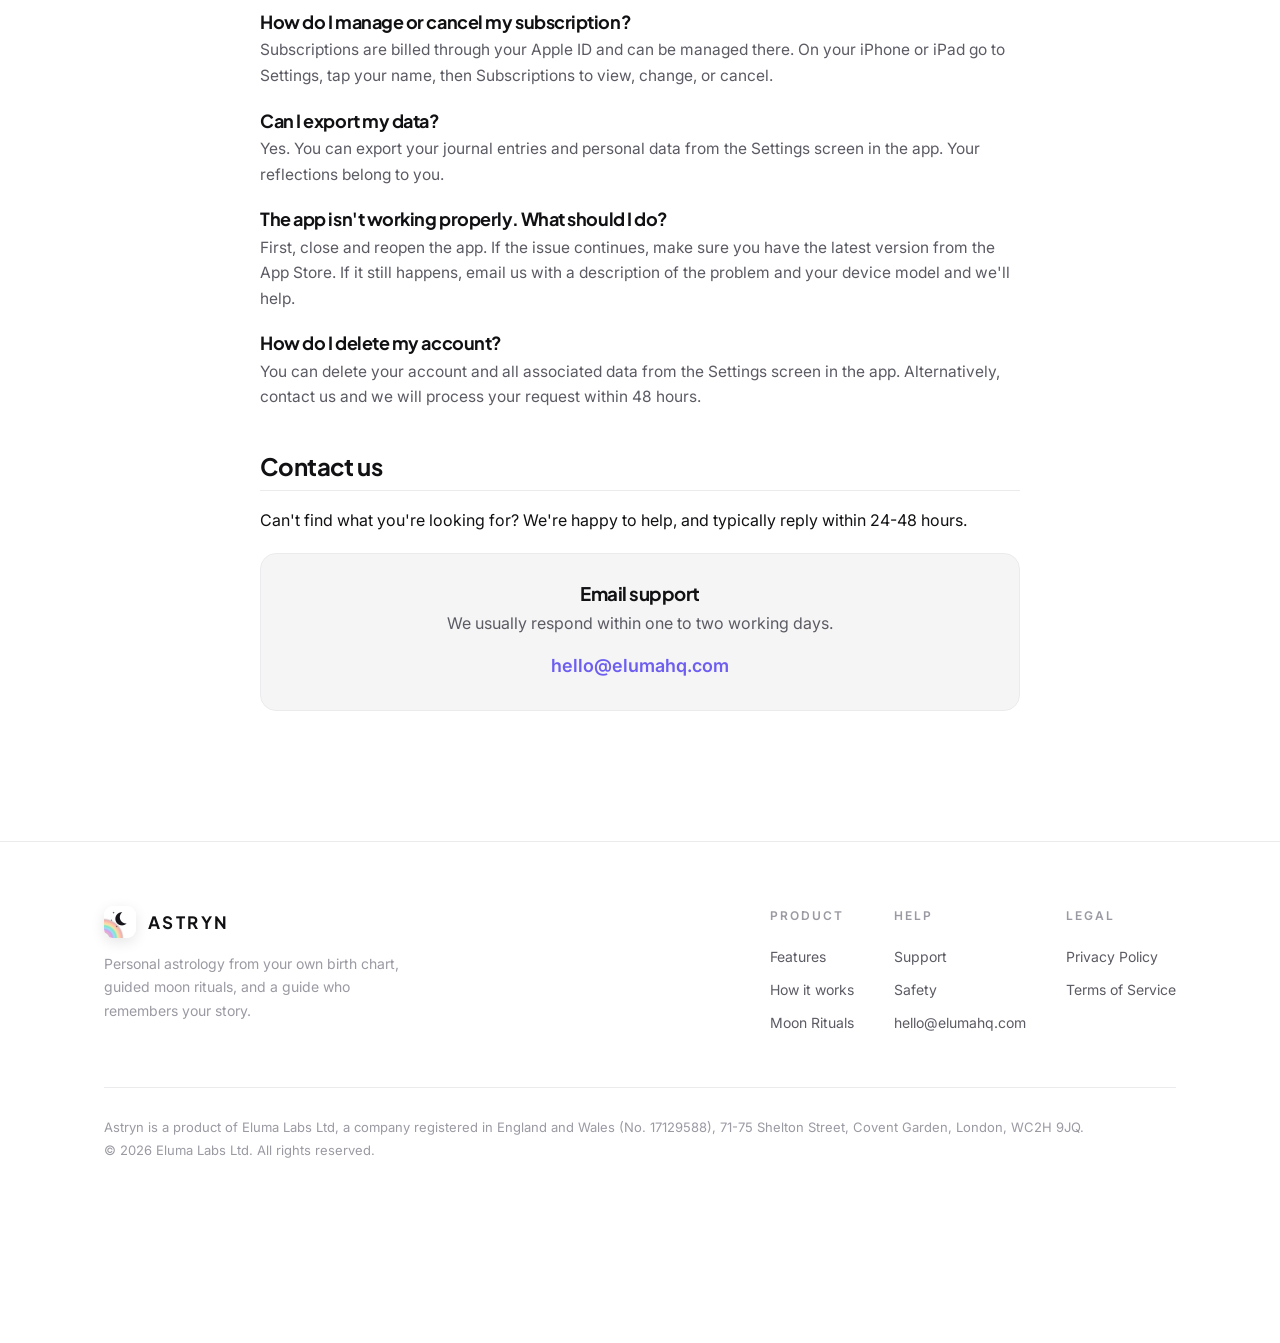
<file: support.html>
<!doctype html>
<html lang="en">
<head>
<title>Astryn — Support</title>
<meta name="description" content="Support and FAQs for Astryn, a personal astrology app by Eluma Labs Ltd."/>
<meta charset="utf-8"/>
<meta name="viewport" content="width=device-width, initial-scale=1"/>
<meta name="theme-color" content="#ffffff"/>
<link rel="icon" href="/astryn-logo.png"/>
<link rel="preconnect" href="https://fonts.googleapis.com"/>
<link rel="preconnect" href="https://fonts.gstatic.com" crossorigin/>
<link href="https://fonts.googleapis.com/css2?family=Plus+Jakarta+Sans:wght@400;500;600;700;800&family=Inter:wght@400;500;600&display=swap" rel="stylesheet"/>
<link rel="stylesheet" href="/style.css?v=2e51235d"/>
</head>
<body>
<canvas class="sky-canvas" aria-hidden="true"></canvas>
<div class="aurora" aria-hidden="true"><span class="blob b1"></span><span class="blob b2"></span><span class="blob b3"></span><span class="blob b4"></span></div>
<header class="nav">
  <div class="wrap">
    <a class="brand" href="/index.html"><img src="/astryn-logo.png" alt="Astryn logo"/><span>ASTRYN</span></a>
    <button class="nav-toggle" aria-label="Menu">&#9776;</button>
    <nav class="nav-links">
      <a href="/index.html#features">Features</a>
      <a href="/index.html#how">How it works</a>
      <a href="/index.html#safety">Safety</a>
      <a href="/support.html">Support</a>
      <a class="nav-cta" href="#get">Get the app</a>
    </nav>
  </div>
</header>
<main class="support">
  <div class="wrap">
    <div class="doc">
      <a class="back-link" href="/index.html">&#8592; Back to Astryn</a>
      <div class="section-head" style="text-align:left;margin-bottom:32px">
        <span class="eyebrow">Support</span>
        <h2>How can we help?</h2>
        <p>Answers to common questions, and a direct line to us if you need more.</p>
      </div>

      <h2 class="sec">About the app</h2>
      <div class="app-info">
      <div class="app-info-item"><h4>Developer</h4><p>Eluma Labs Ltd</p></div>
      <div class="app-info-item"><h4>Platform</h4><p>iOS</p></div>
      <div class="app-info-item"><h4>Category</h4><p>Lifestyle</p></div>
    </div>

      <h2 class="sec">Frequently asked questions</h2>
      <div class="faq-item reveal"><h3>What is Astryn?</h3><p>Astryn is a personal astrology app. It calculates your natal chart from your exact birth details, then gives you daily and weekly guidance, guided moon rituals, journaling, compatibility insights, and an AI guide that remembers your story. It is made for self-reflection, curiosity, and entertainment.</p></div>
<div class="faq-item reveal"><h3>How does Astryn create my readings?</h3><p>Everything starts with your birth chart, computed from the date, time, and place you were born. Your forecasts and insights are drawn from that chart and the current positions of the planets and moon, so they are personal to you rather than generic sun-sign horoscopes.</p></div>
<div class="faq-item reveal"><h3>What are Lumes?</h3><p>Lumes are Astryn's in-app currency. You use them for deeper experiences such as extended conversations with your guide and certain premium readings. Subscribers receive a regular allowance of Lumes.</p></div>
<div class="faq-item reveal"><h3>What are guided moon rituals?</h3><p>Astryn tracks the live phase of the moon and offers one thoughtful ritual to match, intention-setting around the new moon, release around the full moon, and gentle reflection in between. There is also a fire-and-release board for letting things go.</p></div>
<div class="faq-item reveal"><h3>What are Bonds and Constellations?</h3><p>Bonds let you add the people who matter and explore the dynamics between your charts. Constellations group several people, such as a family, friendship circle, or team, to reveal shared strengths, roles, and gaps.</p></div>
<div class="faq-item reveal"><h3>What is a personal video reading?</h3><p>A personal video reading is a short, made-for-you video where an astrologer guide on screen walks you through your own chart, a bond, or a constellation in plain, friendly language, around five minutes that focus on what it means for your life. It is a one-off purchase. Once it is ready you can watch it in the app and save a copy to your device to keep.</p></div>
<div class="faq-item reveal"><h3>Is my data private?</h3><p>Yes. Your birth details, journal entries, and conversations are encrypted in transit and at rest. We do not sell your data, share it for advertising, or use it to train public AI models. For full details, see our <a href="/privacy.html">Privacy Policy</a>.</p></div>
<div class="faq-item reveal"><h3>Is there a free trial?</h3><p>Astryn may offer an introductory free trial on its subscription. You will not be charged until the trial ends, and you can cancel any time during the trial, at least 24 hours before it ends, without being charged.</p></div>
<div class="faq-item reveal"><h3>How do I manage or cancel my subscription?</h3><p>Subscriptions are billed through your Apple ID and can be managed there. On your iPhone or iPad go to Settings, tap your name, then Subscriptions to view, change, or cancel.</p></div>
<div class="faq-item reveal"><h3>Can I export my data?</h3><p>Yes. You can export your journal entries and personal data from the Settings screen in the app. Your reflections belong to you.</p></div>
<div class="faq-item reveal"><h3>The app isn't working properly. What should I do?</h3><p>First, close and reopen the app. If the issue continues, make sure you have the latest version from the App Store. If it still happens, email us with a description of the problem and your device model and we'll help.</p></div>
<div class="faq-item reveal"><h3>How do I delete my account?</h3><p>You can delete your account and all associated data from the Settings screen in the app. Alternatively, contact us and we will process your request within 48 hours.</p></div>

      <h2 class="sec">Contact us</h2>
      <p>Can't find what you're looking for? We're happy to help, and typically reply within 24-48 hours.</p>
      <div class="contact-box reveal">
        <h3>Email support</h3>
        <p>We usually respond within one to two working days.</p>
        <a href="mailto:hello@elumahq.com">hello@elumahq.com</a>
      </div>
    </div>
  </div>
</main>
<footer class="site">
  <div class="wrap">
    <div class="cols">
      <div>
        <a class="brand" href="/index.html"><img src="/astryn-logo.png" alt="Astryn logo"/><span>ASTRYN</span></a>
        <p class="tagline">Personal astrology from your own birth chart, guided moon rituals, and a guide who remembers your story.</p>
      </div>
      <div class="links">
        <div>
          <h4>Product</h4>
          <a href="/index.html#features">Features</a>
          <a href="/index.html#how">How it works</a>
          <a href="/index.html#moon">Moon Rituals</a>
        </div>
        <div>
          <h4>Help</h4>
          <a href="/support.html">Support</a>
          <a href="/index.html#safety">Safety</a>
          <a href="mailto:hello@elumahq.com">hello@elumahq.com</a>
        </div>
        <div>
          <h4>Legal</h4>
          <a href="/privacy.html">Privacy Policy</a>
          <a href="/terms.html">Terms of Service</a>
        </div>
      </div>
    </div>
    <div class="legal">
      Astryn is a product of Eluma Labs Ltd, a company registered in England and Wales (No. 17129588),
      71-75 Shelton Street, Covent Garden, London, WC2H 9JQ.<br/>
      &copy; 2026 Eluma Labs Ltd. All rights reserved.
    </div>
  </div>
</footer>
<script src="/app.js?v=ac0775e9" defer></script>
</body>
</html>
</file>
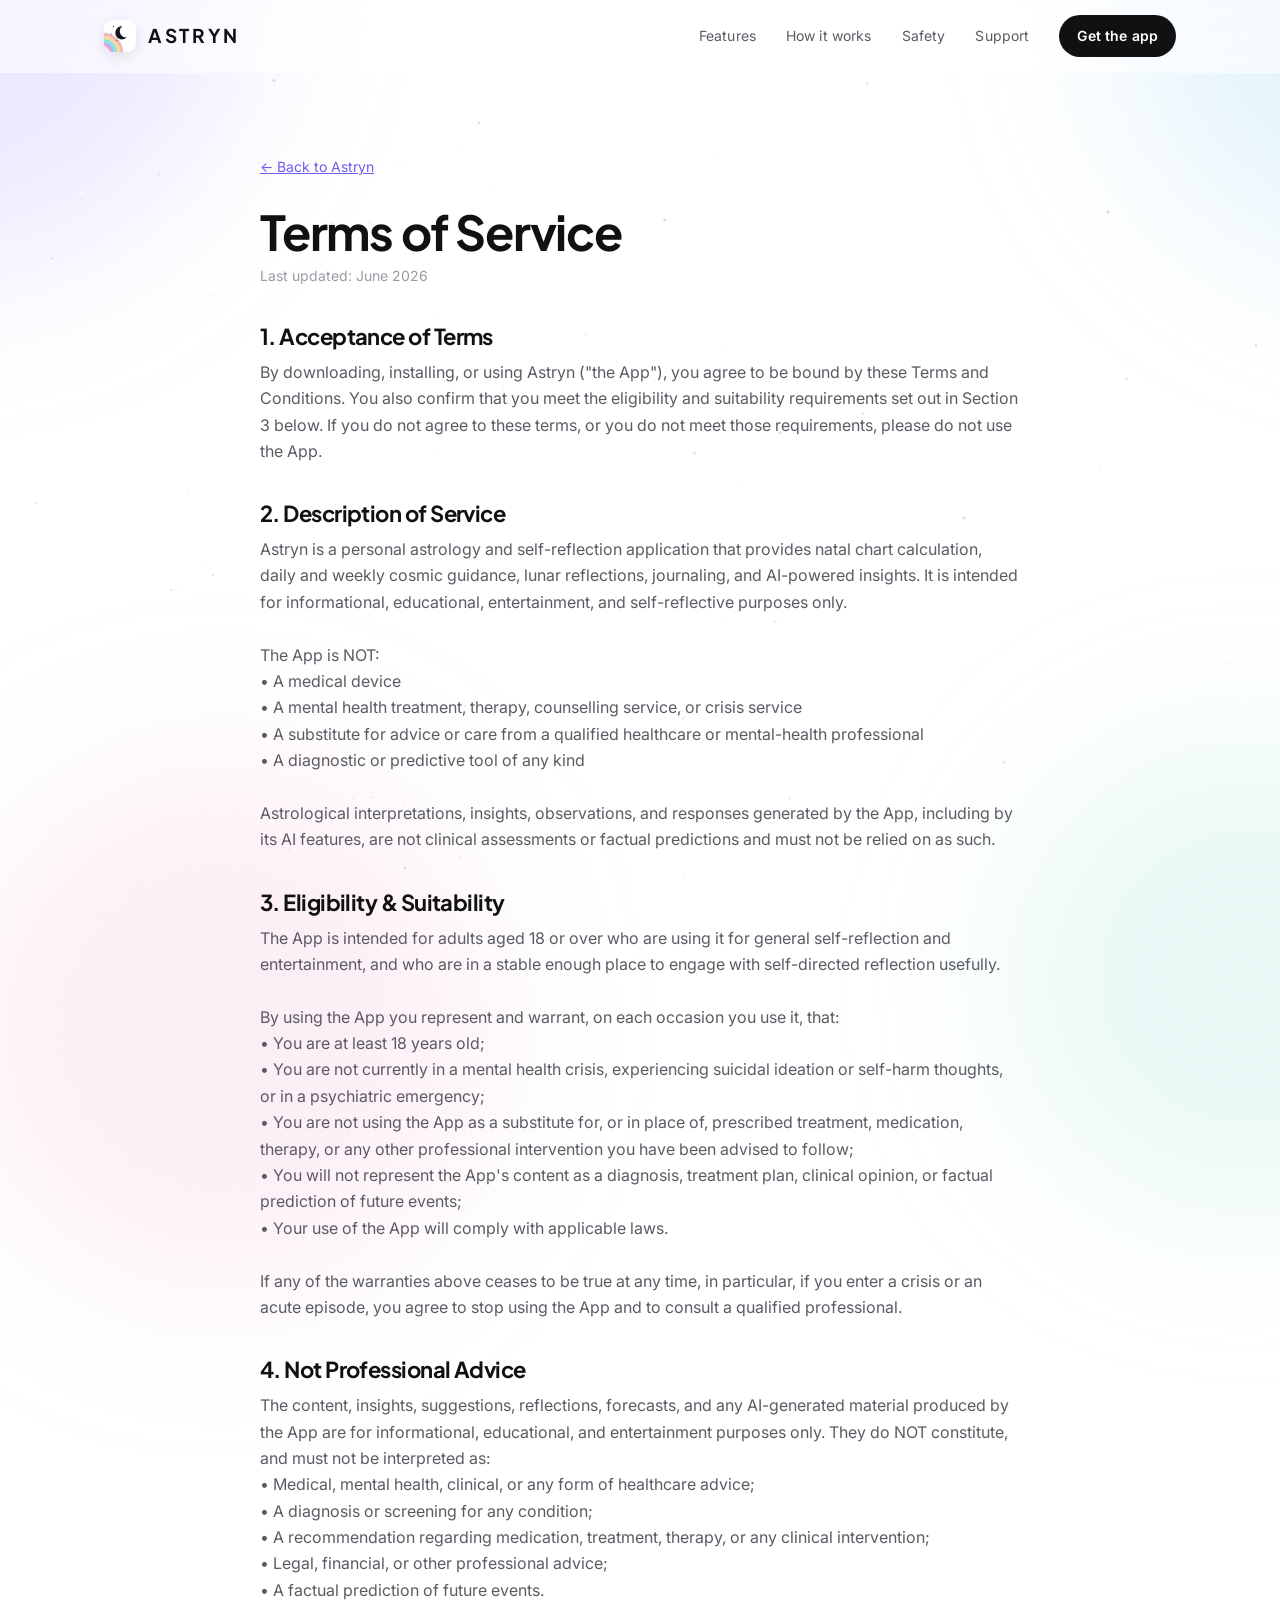
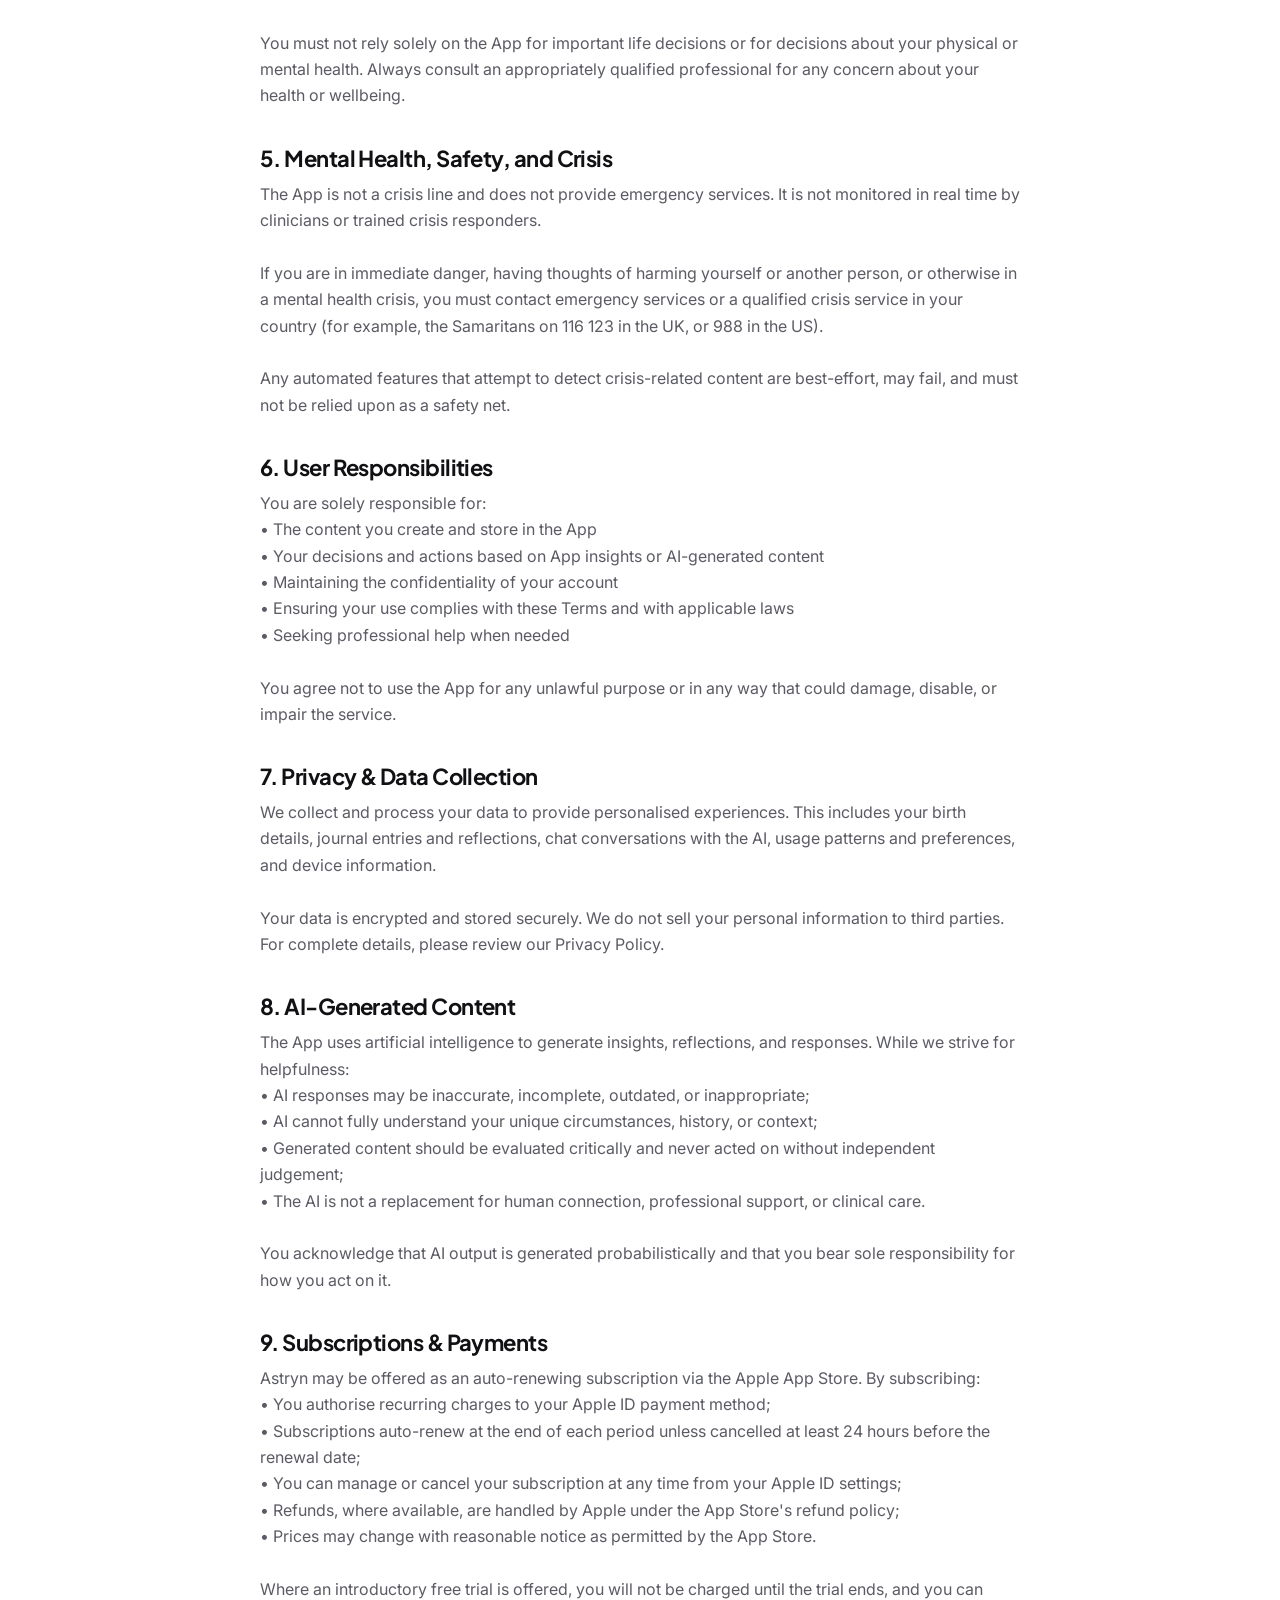
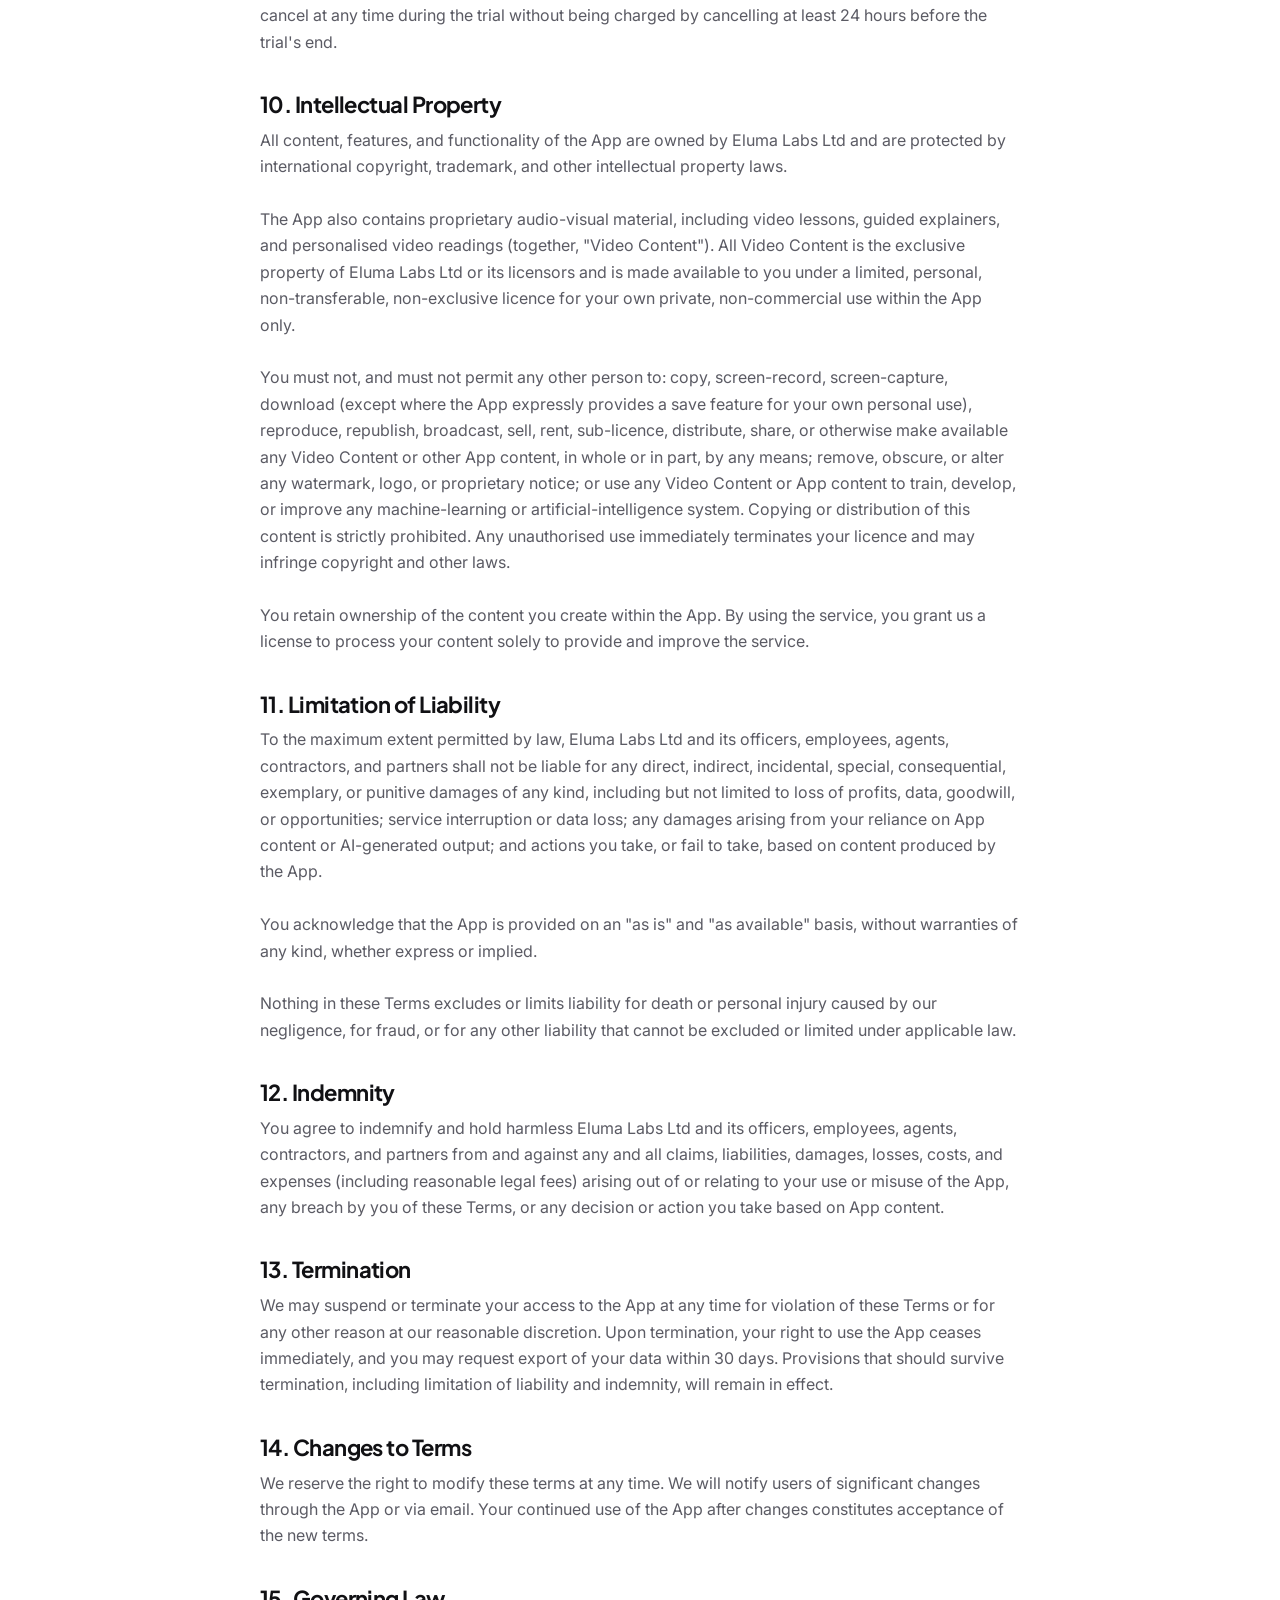
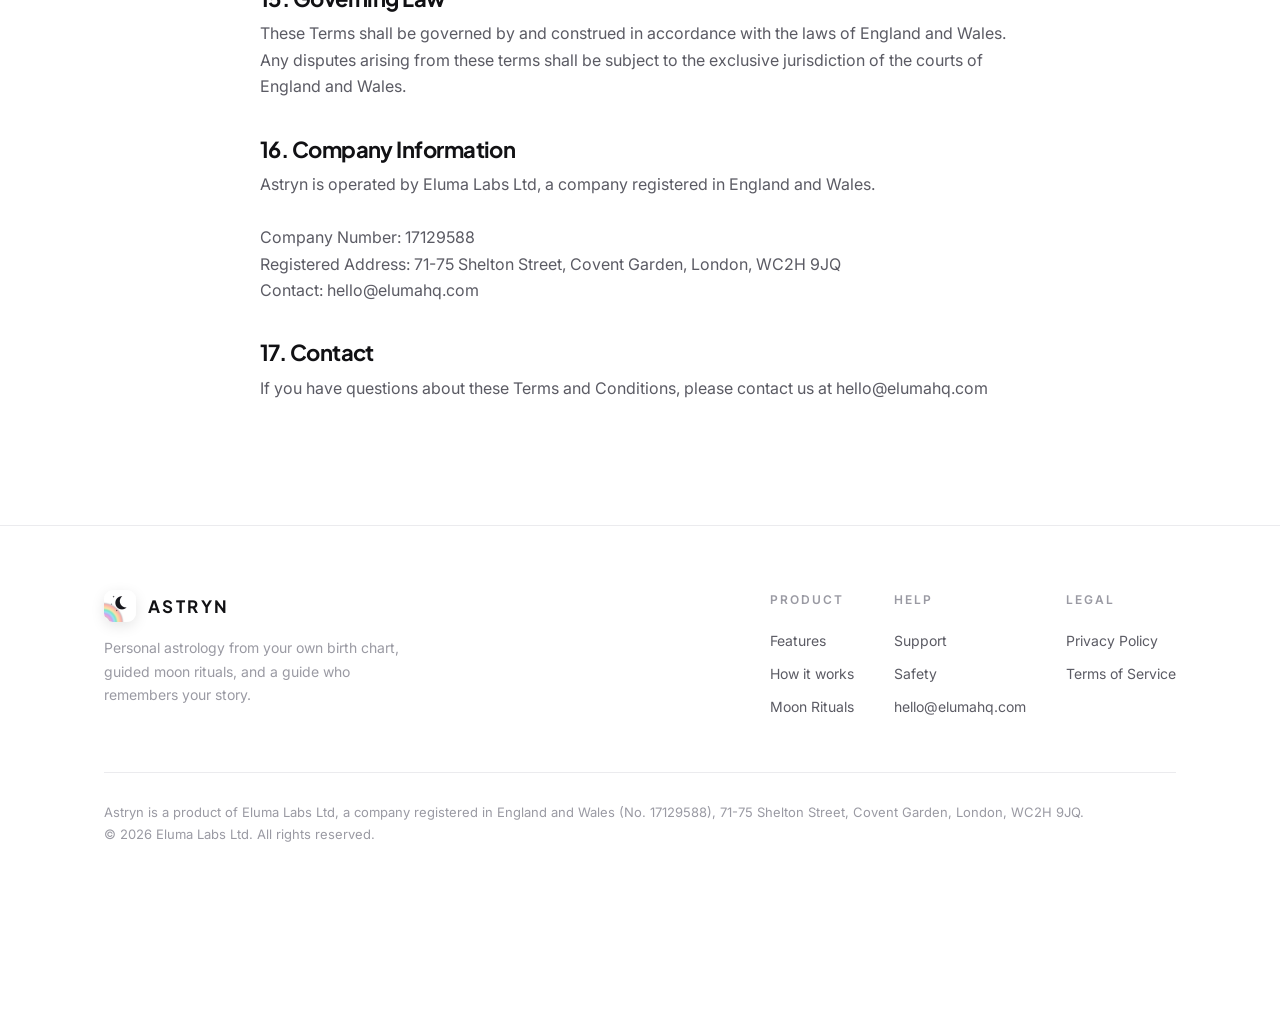
<file: terms.html>
<!doctype html>
<html lang="en">
<head>
<title>Astryn — Terms of Service</title>
<meta name="description" content="Terms of Service for Astryn by Eluma Labs Ltd."/>
<meta charset="utf-8"/>
<meta name="viewport" content="width=device-width, initial-scale=1"/>
<meta name="theme-color" content="#ffffff"/>
<link rel="icon" href="/astryn-logo.png"/>
<link rel="preconnect" href="https://fonts.googleapis.com"/>
<link rel="preconnect" href="https://fonts.gstatic.com" crossorigin/>
<link href="https://fonts.googleapis.com/css2?family=Plus+Jakarta+Sans:wght@400;500;600;700;800&family=Inter:wght@400;500;600&display=swap" rel="stylesheet"/>
<link rel="stylesheet" href="/style.css?v=2e51235d"/>
</head>
<body>
<canvas class="sky-canvas" aria-hidden="true"></canvas>
<div class="aurora" aria-hidden="true"><span class="blob b1"></span><span class="blob b2"></span><span class="blob b3"></span><span class="blob b4"></span></div>
<header class="nav">
  <div class="wrap">
    <a class="brand" href="/index.html"><img src="/astryn-logo.png" alt="Astryn logo"/><span>ASTRYN</span></a>
    <button class="nav-toggle" aria-label="Menu">&#9776;</button>
    <nav class="nav-links">
      <a href="/index.html#features">Features</a>
      <a href="/index.html#how">How it works</a>
      <a href="/index.html#safety">Safety</a>
      <a href="/support.html">Support</a>
      <a class="nav-cta" href="#get">Get the app</a>
    </nav>
  </div>
</header>
<main class="legal"><div class="wrap"><div class="doc">
<a class="back-link" href="/index.html">&#8592; Back to Astryn</a>
<h1>Terms of Service</h1>
<div class="updated">Last updated: June 2026</div>
<h2>1. Acceptance of Terms</h2>
<p>By downloading, installing, or using Astryn (&quot;the App&quot;), you agree to be bound by these Terms and Conditions. You also confirm that you meet the eligibility and suitability requirements set out in Section 3 below. If you do not agree to these terms, or you do not meet those requirements, please do not use the App.</p>
<h2>2. Description of Service</h2>
<p>Astryn is a personal astrology and self-reflection application that provides natal chart calculation, daily and weekly cosmic guidance, lunar reflections, journaling, and AI-powered insights. It is intended for informational, educational, entertainment, and self-reflective purposes only.

The App is NOT:
• A medical device
• A mental health treatment, therapy, counselling service, or crisis service
• A substitute for advice or care from a qualified healthcare or mental-health professional
• A diagnostic or predictive tool of any kind

Astrological interpretations, insights, observations, and responses generated by the App, including by its AI features, are not clinical assessments or factual predictions and must not be relied on as such.</p>
<h2>3. Eligibility &amp; Suitability</h2>
<p>The App is intended for adults aged 18 or over who are using it for general self-reflection and entertainment, and who are in a stable enough place to engage with self-directed reflection usefully.

By using the App you represent and warrant, on each occasion you use it, that:
• You are at least 18 years old;
• You are not currently in a mental health crisis, experiencing suicidal ideation or self-harm thoughts, or in a psychiatric emergency;
• You are not using the App as a substitute for, or in place of, prescribed treatment, medication, therapy, or any other professional intervention you have been advised to follow;
• You will not represent the App&#x27;s content as a diagnosis, treatment plan, clinical opinion, or factual prediction of future events;
• Your use of the App will comply with applicable laws.

If any of the warranties above ceases to be true at any time, in particular, if you enter a crisis or an acute episode, you agree to stop using the App and to consult a qualified professional.</p>
<h2>4. Not Professional Advice</h2>
<p>The content, insights, suggestions, reflections, forecasts, and any AI-generated material produced by the App are for informational, educational, and entertainment purposes only. They do NOT constitute, and must not be interpreted as:
• Medical, mental health, clinical, or any form of healthcare advice;
• A diagnosis or screening for any condition;
• A recommendation regarding medication, treatment, therapy, or any clinical intervention;
• Legal, financial, or other professional advice;
• A factual prediction of future events.

You must not rely solely on the App for important life decisions or for decisions about your physical or mental health. Always consult an appropriately qualified professional for any concern about your health or wellbeing.</p>
<h2>5. Mental Health, Safety, and Crisis</h2>
<p>The App is not a crisis line and does not provide emergency services. It is not monitored in real time by clinicians or trained crisis responders.

If you are in immediate danger, having thoughts of harming yourself or another person, or otherwise in a mental health crisis, you must contact emergency services or a qualified crisis service in your country (for example, the Samaritans on 116 123 in the UK, or 988 in the US).

Any automated features that attempt to detect crisis-related content are best-effort, may fail, and must not be relied upon as a safety net.</p>
<h2>6. User Responsibilities</h2>
<p>You are solely responsible for:
• The content you create and store in the App
• Your decisions and actions based on App insights or AI-generated content
• Maintaining the confidentiality of your account
• Ensuring your use complies with these Terms and with applicable laws
• Seeking professional help when needed

You agree not to use the App for any unlawful purpose or in any way that could damage, disable, or impair the service.</p>
<h2>7. Privacy &amp; Data Collection</h2>
<p>We collect and process your data to provide personalised experiences. This includes your birth details, journal entries and reflections, chat conversations with the AI, usage patterns and preferences, and device information.

Your data is encrypted and stored securely. We do not sell your personal information to third parties. For complete details, please review our Privacy Policy.</p>
<h2>8. AI-Generated Content</h2>
<p>The App uses artificial intelligence to generate insights, reflections, and responses. While we strive for helpfulness:
• AI responses may be inaccurate, incomplete, outdated, or inappropriate;
• AI cannot fully understand your unique circumstances, history, or context;
• Generated content should be evaluated critically and never acted on without independent judgement;
• The AI is not a replacement for human connection, professional support, or clinical care.

You acknowledge that AI output is generated probabilistically and that you bear sole responsibility for how you act on it.</p>
<h2>9. Subscriptions &amp; Payments</h2>
<p>Astryn may be offered as an auto-renewing subscription via the Apple App Store. By subscribing:
• You authorise recurring charges to your Apple ID payment method;
• Subscriptions auto-renew at the end of each period unless cancelled at least 24 hours before the renewal date;
• You can manage or cancel your subscription at any time from your Apple ID settings;
• Refunds, where available, are handled by Apple under the App Store&#x27;s refund policy;
• Prices may change with reasonable notice as permitted by the App Store.

Where an introductory free trial is offered, you will not be charged until the trial ends, and you can cancel at any time during the trial without being charged by cancelling at least 24 hours before the trial&#x27;s end.</p>
<h2>10. Intellectual Property</h2>
<p>All content, features, and functionality of the App are owned by Eluma Labs Ltd and are protected by international copyright, trademark, and other intellectual property laws.

The App also contains proprietary audio-visual material, including video lessons, guided explainers, and personalised video readings (together, &quot;Video Content&quot;). All Video Content is the exclusive property of Eluma Labs Ltd or its licensors and is made available to you under a limited, personal, non-transferable, non-exclusive licence for your own private, non-commercial use within the App only.

You must not, and must not permit any other person to: copy, screen-record, screen-capture, download (except where the App expressly provides a save feature for your own personal use), reproduce, republish, broadcast, sell, rent, sub-licence, distribute, share, or otherwise make available any Video Content or other App content, in whole or in part, by any means; remove, obscure, or alter any watermark, logo, or proprietary notice; or use any Video Content or App content to train, develop, or improve any machine-learning or artificial-intelligence system. Copying or distribution of this content is strictly prohibited. Any unauthorised use immediately terminates your licence and may infringe copyright and other laws.

You retain ownership of the content you create within the App. By using the service, you grant us a license to process your content solely to provide and improve the service.</p>
<h2>11. Limitation of Liability</h2>
<p>To the maximum extent permitted by law, Eluma Labs Ltd and its officers, employees, agents, contractors, and partners shall not be liable for any direct, indirect, incidental, special, consequential, exemplary, or punitive damages of any kind, including but not limited to loss of profits, data, goodwill, or opportunities; service interruption or data loss; any damages arising from your reliance on App content or AI-generated output; and actions you take, or fail to take, based on content produced by the App.

You acknowledge that the App is provided on an &quot;as is&quot; and &quot;as available&quot; basis, without warranties of any kind, whether express or implied.

Nothing in these Terms excludes or limits liability for death or personal injury caused by our negligence, for fraud, or for any other liability that cannot be excluded or limited under applicable law.</p>
<h2>12. Indemnity</h2>
<p>You agree to indemnify and hold harmless Eluma Labs Ltd and its officers, employees, agents, contractors, and partners from and against any and all claims, liabilities, damages, losses, costs, and expenses (including reasonable legal fees) arising out of or relating to your use or misuse of the App, any breach by you of these Terms, or any decision or action you take based on App content.</p>
<h2>13. Termination</h2>
<p>We may suspend or terminate your access to the App at any time for violation of these Terms or for any other reason at our reasonable discretion. Upon termination, your right to use the App ceases immediately, and you may request export of your data within 30 days. Provisions that should survive termination, including limitation of liability and indemnity, will remain in effect.</p>
<h2>14. Changes to Terms</h2>
<p>We reserve the right to modify these terms at any time. We will notify users of significant changes through the App or via email. Your continued use of the App after changes constitutes acceptance of the new terms.</p>
<h2>15. Governing Law</h2>
<p>These Terms shall be governed by and construed in accordance with the laws of England and Wales. Any disputes arising from these terms shall be subject to the exclusive jurisdiction of the courts of England and Wales.</p>
<h2>16. Company Information</h2>
<p>Astryn is operated by Eluma Labs Ltd, a company registered in England and Wales.

Company Number: 17129588
Registered Address: 71-75 Shelton Street, Covent Garden, London, WC2H 9JQ
Contact: hello@elumahq.com</p>
<h2>17. Contact</h2>
<p>If you have questions about these Terms and Conditions, please contact us at hello@elumahq.com</p>
</div></div></main>
<footer class="site">
  <div class="wrap">
    <div class="cols">
      <div>
        <a class="brand" href="/index.html"><img src="/astryn-logo.png" alt="Astryn logo"/><span>ASTRYN</span></a>
        <p class="tagline">Personal astrology from your own birth chart, guided moon rituals, and a guide who remembers your story.</p>
      </div>
      <div class="links">
        <div>
          <h4>Product</h4>
          <a href="/index.html#features">Features</a>
          <a href="/index.html#how">How it works</a>
          <a href="/index.html#moon">Moon Rituals</a>
        </div>
        <div>
          <h4>Help</h4>
          <a href="/support.html">Support</a>
          <a href="/index.html#safety">Safety</a>
          <a href="mailto:hello@elumahq.com">hello@elumahq.com</a>
        </div>
        <div>
          <h4>Legal</h4>
          <a href="/privacy.html">Privacy Policy</a>
          <a href="/terms.html">Terms of Service</a>
        </div>
      </div>
    </div>
    <div class="legal">
      Astryn is a product of Eluma Labs Ltd, a company registered in England and Wales (No. 17129588),
      71-75 Shelton Street, Covent Garden, London, WC2H 9JQ.<br/>
      &copy; 2026 Eluma Labs Ltd. All rights reserved.
    </div>
  </div>
</footer>
<script src="/app.js?v=ac0775e9" defer></script>
</body>
</html>
</file>
<file: style.css>
/* ===========================================================
   Astryn — marketing + legal site
   Aurora theme, ElevenLabs-pro: clean white, neutral chrome,
   near-black type, subtle cool aurora accents.
   Pure static, no build step.
   =========================================================== */

:root {
  --bg: #ffffff;
  --bg-alt: #f6f6f7;
  --card: #f5f5f6;
  --ink: #111114;
  --ink-soft: #5b5b64;
  --ink-faint: #9a9aa3;
  --border: #ebebee;
  --accent: #6d5ef0;
  --accent-soft: #efedfd;
  --max: 1120px;
  --radius: 22px;
  --radius-sm: 16px;
  --ease: cubic-bezier(0.22, 1, 0.36, 1);
}

* { box-sizing: border-box; }
html { scroll-behavior: smooth; -webkit-text-size-adjust: 100%; }

body {
  margin: 0;
  background: var(--bg);
  color: var(--ink);
  font-family: "Inter", -apple-system, BlinkMacSystemFont, "Segoe UI", Roboto, Helvetica, Arial, sans-serif;
  line-height: 1.65;
  -webkit-font-smoothing: antialiased;
  overflow-x: hidden;
}

h1, h2, h3, .serif {
  font-family: "Plus Jakarta Sans", -apple-system, BlinkMacSystemFont, "Segoe UI", sans-serif;
  font-weight: 700;
  letter-spacing: -0.025em;
  line-height: 1.08;
  color: var(--ink);
}

a { color: inherit; text-decoration: none; }
img { max-width: 100%; display: block; }

.wrap { width: 100%; max-width: var(--max); margin: 0 auto; padding: 0 24px; }

/* Background layers ----------------------------------------- */
.sky-canvas {
  position: fixed;
  inset: 0;
  z-index: -2;
  width: 100%;
  height: 100%;
  opacity: 0.5;
}
/* Drifting aurora gradient blobs (subtle, cool, on pure white) */
.aurora {
  position: fixed;
  inset: -18%;
  z-index: -1;
  pointer-events: none;
  filter: blur(90px) saturate(110%);
  will-change: transform;
}
.blob {
  position: absolute;
  border-radius: 50%;
  opacity: 0.18;
  will-change: transform;
}
.b1 { width: 48vw; height: 48vw; left: -10vw;  top: -14vw;    background: #8E7BF0; animation: drift1 28s ease-in-out infinite; }
.b2 { width: 42vw; height: 42vw; right: -12vw; top: -8vw;     background: #6FC0E8; animation: drift2 33s ease-in-out infinite; }
.b3 { width: 40vw; height: 40vw; left: 16vw;   bottom: -18vw; background: #E89EC4; animation: drift3 38s ease-in-out infinite; }
.b4 { width: 36vw; height: 36vw; right: 2vw;   bottom: -12vw; background: #7FD9C8; animation: drift4 31s ease-in-out infinite; }
@keyframes drift1 { 0%,100% { transform: translate(0,0) scale(1); } 50% { transform: translate(7vw,5vw) scale(1.12); } }
@keyframes drift2 { 0%,100% { transform: translate(0,0) scale(1); } 50% { transform: translate(-6vw,6vw) scale(1.08); } }
@keyframes drift3 { 0%,100% { transform: translate(0,0) scale(1); } 50% { transform: translate(5vw,-6vw) scale(1.14); } }
@keyframes drift4 { 0%,100% { transform: translate(0,0) scale(1); } 50% { transform: translate(-5vw,-4vw) scale(1.1); } }

/* Animated aurora gradient text */
.grad-text {
  background: linear-gradient(100deg, #7A5AF0 0%, #4FA6D6 38%, #E07FB0 72%, #7A5AF0 100%);
  background-size: 220% auto;
  -webkit-background-clip: text;
  background-clip: text;
  -webkit-text-fill-color: transparent;
  color: transparent;
  animation: shimmer 9s linear infinite;
}
@keyframes shimmer { to { background-position: 220% center; } }

/* Nav -------------------------------------------------------- */
.nav {
  position: sticky;
  top: 0;
  z-index: 50;
  backdrop-filter: blur(16px);
  -webkit-backdrop-filter: blur(16px);
  background: rgba(255, 255, 255, 0.6);
  border-bottom: 1px solid transparent;
  transition: border-color 0.4s var(--ease), background 0.4s var(--ease);
}
.nav.scrolled { border-bottom-color: var(--border); background: rgba(255, 255, 255, 0.9); }
.nav .wrap { display: flex; align-items: center; justify-content: space-between; height: 72px; }
.brand { display: flex; align-items: center; gap: 12px; }
.brand img { width: 32px; height: 32px; border-radius: 9px; box-shadow: 0 4px 14px rgba(0,0,0,0.10); }
.brand span { font-family: "Plus Jakarta Sans", sans-serif; font-weight: 700; font-size: 19px; letter-spacing: 0.14em; }
.nav-links { display: flex; align-items: center; gap: 30px; }
.nav-links a { color: var(--ink-soft); font-size: 14px; letter-spacing: 0.01em; transition: color 0.25s; }
.nav-links a:hover { color: var(--ink); }
.nav-cta {
  padding: 9px 18px;
  border-radius: 999px;
  background: var(--ink);
  color: #fff !important;
  font-weight: 600;
}
.nav-cta:hover { background: #000; }
.nav-toggle { display: none; background: none; border: 0; color: var(--ink); font-size: 24px; cursor: pointer; }

/* Buttons ---------------------------------------------------- */
.btn {
  display: inline-flex;
  align-items: center;
  gap: 10px;
  padding: 14px 26px;
  border-radius: 999px;
  font-weight: 600;
  font-size: 15px;
  letter-spacing: 0.01em;
  transition: transform 0.25s var(--ease), box-shadow 0.25s var(--ease), background 0.25s, border-color 0.25s;
  cursor: pointer;
}
.btn-primary {
  position: relative;
  overflow: hidden;
  background: var(--ink);
  color: #fff;
  box-shadow: 0 8px 24px rgba(17, 17, 20, 0.18);
}
.btn-primary::after {
  content: "";
  position: absolute;
  top: 0; left: -120%;
  width: 60%; height: 100%;
  background: linear-gradient(100deg, transparent, rgba(255,255,255,0.30), transparent);
  transform: skewX(-18deg);
  transition: left 0.7s var(--ease);
}
.btn-primary:hover { transform: translateY(-2px); box-shadow: 0 14px 34px rgba(17, 17, 20, 0.26); }
.btn-primary:hover::after { left: 130%; }
.btn-ghost { border: 1px solid var(--border); color: var(--ink); background: #fff; }
.btn-ghost:hover { border-color: var(--ink); transform: translateY(-2px); }

/* Hero ------------------------------------------------------- */
.hero { position: relative; text-align: center; padding: 124px 0 112px; }
.hero-badge {
  width: 104px; height: 104px; margin: 0 auto 34px; border-radius: 26px;
  box-shadow: 0 22px 50px rgba(17,17,20,0.16), 0 0 0 1px rgba(17,17,20,0.04);
  animation: float 7s ease-in-out infinite;
}
@keyframes float { 0%,100% { transform: translateY(0); } 50% { transform: translateY(-10px); } }
.eyebrow {
  display: inline-block; font-size: 12px; letter-spacing: 0.28em; text-transform: uppercase;
  color: var(--accent); margin-bottom: 22px; font-weight: 600;
}
.hero h1 { font-size: clamp(44px, 7.6vw, 86px); margin: 0 0 22px; font-weight: 800; }
.hero h1 em { font-style: normal; }
.hero p.lead {
  max-width: 600px; margin: 0 auto 38px; font-size: clamp(17px, 2.4vw, 20px);
  color: var(--ink-soft);
}
.hero-cta { display: flex; gap: 14px; justify-content: center; flex-wrap: wrap; }
.hero-note { margin-top: 22px; font-size: 13px; color: var(--ink-faint); }

/* Section scaffolding --------------------------------------- */
section.block { padding: 104px 0; position: relative; }
section.block:nth-of-type(even) { background: var(--bg-alt); }
.section-head { text-align: center; max-width: 680px; margin: 0 auto 60px; }
.section-head .eyebrow { margin-bottom: 16px; }
.section-head h2 { font-size: clamp(30px, 4.6vw, 46px); margin: 0 0 16px; }
.section-head p { color: var(--ink-soft); font-size: 17px; margin: 0; }

/* Cards (shared) -------------------------------------------- */
.card-base {
  background: var(--bg);
  border: 1px solid var(--border);
  border-radius: var(--radius);
  box-shadow: 0 6px 22px rgba(17,17,20,0.04);
}

/* Pillars ---------------------------------------------------- */
.pillars { display: grid; grid-template-columns: repeat(3, 1fr); gap: 22px; }
.pillar {
  background: var(--bg);
  border: 1px solid var(--border);
  border-radius: var(--radius);
  padding: 36px 28px;
  text-align: center;
  box-shadow: 0 6px 22px rgba(17,17,20,0.04);
  transition: transform 0.4s var(--ease), border-color 0.4s, box-shadow 0.4s;
}
.pillar:hover { transform: translateY(-6px); border-color: rgba(109,94,240,0.4); box-shadow: 0 18px 44px rgba(17,17,20,0.09); }
.pillar .glyph {
  width: 60px; height: 60px; margin: 0 auto 20px; border-radius: 16px;
  display: grid; place-items: center; font-size: 26px; color: var(--accent);
  background: var(--accent-soft);
}
.pillar .glyph svg { width: 32px; height: 32px; stroke-width: 3.4; }
.pillar h3 { font-size: 21px; margin: 0 0 10px; }
.pillar p { color: var(--ink-soft); font-size: 15px; margin: 0; }

/* Feature rows ---------------------------------------------- */
.feature {
  display: grid; grid-template-columns: 1fr 1fr; gap: 56px; align-items: center;
  padding: 52px 0;
}
.feature:nth-child(even) .feature-media { order: -1; }
.feature-text h3 { font-size: clamp(26px, 3.6vw, 36px); margin: 0 0 16px; }
.feature-text p { color: var(--ink-soft); font-size: 16.5px; margin: 0 0 18px; }
.feature-text ul { list-style: none; padding: 0; margin: 0; }
.feature-text li { color: var(--ink-soft); padding: 6px 0 6px 26px; position: relative; }
.feature-text li::before {
  content: "✦"; color: var(--accent); position: absolute; left: 0; font-size: 13px; top: 8px;
}
.feature-media {
  aspect-ratio: 4 / 3;
  border-radius: var(--radius);
  border: 1px solid var(--border);
  background:
    radial-gradient(80% 80% at 50% 20%, rgba(109,94,240,0.10), transparent 60%),
    radial-gradient(70% 70% at 70% 80%, rgba(79,166,214,0.08), transparent 60%),
    var(--card);
  display: grid; place-items: center;
  overflow: hidden;
  position: relative;
  box-shadow: 0 10px 30px rgba(17,17,20,0.05);
}
.feature-media .big-glyph { font-size: 84px; opacity: 0.9; color: var(--accent); filter: drop-shadow(0 8px 24px rgba(109,94,240,0.28)); }
.feature-media .feature-art { display: grid; place-items: center; }
.feature-media .feature-art svg { width: 152px; height: 152px; color: var(--accent); stroke-width: 1.8; filter: drop-shadow(0 8px 24px rgba(109,94,240,0.26)); }
.feature-media.has-video { background: #05030f; }
.feature-media .feature-poster,
.feature-media .feature-video { position: absolute; inset: 0; width: 100%; height: 100%; object-fit: cover; display: block; }
.feature-media .feature-video { z-index: 1; }
@media (prefers-reduced-motion: reduce) {
  .feature-media .feature-video { display: none; }
}

/* Moon visual ------------------------------------------------ */
.moon-stage { display: grid; place-items: center; padding: 20px 0; }
.moon {
  position: relative; width: 230px; height: 230px; border-radius: 50%;
  background: radial-gradient(circle at 38% 35%, #f0f0f2, #c9c9cf 60%, #a6a6ad 100%);
  box-shadow: 0 18px 50px rgba(17,17,20,0.16), inset -18px -10px 40px rgba(0,0,0,0.20);
  overflow: hidden;
}
.moon::after {
  content: ""; position: absolute; inset: 0; border-radius: 50%;
  background: radial-gradient(circle at 70% 65%, rgba(0,0,0,0.14), transparent 40%),
              radial-gradient(circle at 30% 60%, rgba(0,0,0,0.09), transparent 35%),
              radial-gradient(circle at 55% 30%, rgba(0,0,0,0.07), transparent 30%);
}
#moon { background: var(--bg); }
.moon-shadow {
  position: absolute; top: -4px; right: -2px; width: 62%; height: calc(100% + 8px);
  background: var(--bg); border-radius: 50%;
  transform: translateX(8%);
}

/* How it works (steps) -------------------------------------- */
.steps { display: grid; grid-template-columns: repeat(4, 1fr); gap: 20px; }
.step {
  background: var(--bg);
  border: 1px solid var(--border);
  border-radius: var(--radius);
  padding: 32px 26px;
  box-shadow: 0 6px 22px rgba(17,17,20,0.04);
  transition: transform 0.4s var(--ease), box-shadow 0.4s var(--ease), border-color 0.4s;
}
.step:hover { transform: translateY(-6px); border-color: rgba(109,94,240,0.35); box-shadow: 0 18px 44px rgba(17,17,20,0.09); }
.step-no {
  width: 40px; height: 40px; border-radius: 12px; display: grid; place-items: center;
  font-family: "Plus Jakarta Sans", sans-serif; font-weight: 700; font-size: 17px; color: #fff; margin-bottom: 18px;
  background: var(--ink);
}
.step h3 { font-size: 19px; margin: 0 0 8px; }
.step p { color: var(--ink-soft); font-size: 14.5px; margin: 0; }

/* Safety (mirrors developedmind: header + line-art cards) ---- */
.safety-header { display: flex; justify-content: space-between; align-items: center; margin-bottom: 48px; gap: 20px; }
.safety-header h2 { font-size: clamp(28px, 4.4vw, 44px); margin: 0; }
.safety-grid { display: grid; grid-template-columns: repeat(3, 1fr); gap: 24px; }
.safety-card {
  background: var(--card);
  border: 1px solid var(--border);
  border-radius: var(--radius);
  padding: 32px;
  display: flex;
  flex-direction: column;
  transition: transform 0.4s var(--ease), box-shadow 0.4s var(--ease);
}
.safety-card:hover { transform: translateY(-6px); box-shadow: 0 18px 44px rgba(17,17,20,0.08); }
.safety-icon {
  width: 100%; aspect-ratio: 4 / 3;
  display: flex; align-items: center; justify-content: center;
  margin-bottom: 22px;
}
.safety-icon svg { width: 120px; height: 120px; stroke: var(--ink); fill: none; stroke-width: 1; stroke-linecap: round; stroke-linejoin: round; }
.safety-card h3 { font-size: 19px; font-weight: 700; margin: 0 0 8px; }
.safety-card p { font-size: 15px; color: var(--ink-soft); margin: 0; line-height: 1.6; }
.crisis {
  margin-top: 28px;
  background: var(--bg);
  border: 1px solid var(--border);
  border-radius: var(--radius-sm);
  padding: 20px 24px;
  color: var(--ink-soft);
  font-size: 15px;
}
.crisis strong { color: var(--ink); }
.crisis a { color: var(--accent); text-decoration: underline; white-space: nowrap; }

/* Support page ---------------------------------------------- */
.support { padding: 80px 0 110px; }
.support .doc { max-width: 760px; margin: 0 auto; }
.support h2.sec { font-size: 24px; margin: 44px 0 16px; padding-bottom: 10px; border-bottom: 1px solid var(--border); }
.app-info { display: flex; gap: 16px; flex-wrap: wrap; margin: 18px 0 8px; }
.app-info-item { flex: 1; min-width: 150px; background: var(--card); border: 1px solid var(--border); border-radius: var(--radius-sm); padding: 16px 18px; }
.app-info-item h4 { font-family: "Inter", sans-serif; color: var(--ink-faint); font-size: 11px; text-transform: uppercase; letter-spacing: 0.12em; margin: 0 0 4px; font-weight: 600; }
.app-info-item p { color: var(--ink); margin: 0; font-weight: 600; }
.faq-item { margin-bottom: 22px; }
.faq-item h3 { font-size: 18px; margin: 0 0 6px; }
.faq-item p { color: var(--ink-soft); font-size: 15.5px; margin: 0; }
.faq-item a { color: var(--accent); text-decoration: underline; }
.contact-box {
  background: var(--card);
  border: 1px solid var(--border);
  border-radius: var(--radius-sm);
  padding: 30px;
  text-align: center;
  margin: 20px 0;
}
.contact-box h3 { margin: 0 0 6px; }
.contact-box p { color: var(--ink-soft); margin: 0 0 14px; }
.contact-box a { font-size: 18px; font-weight: 600; color: var(--accent); }

/* Membership tiers ------------------------------------------ */
.tiers { display: grid; grid-template-columns: repeat(2, 1fr); gap: 24px; max-width: 760px; margin: 0 auto; }
.tier {
  position: relative;
  background: var(--bg);
  border: 1px solid var(--border);
  border-radius: var(--radius);
  padding: 34px 30px;
  box-shadow: 0 6px 22px rgba(17,17,20,0.04);
  transition: transform 0.4s var(--ease), box-shadow 0.4s var(--ease), border-color 0.4s;
}
.tier:hover { transform: translateY(-6px); box-shadow: 0 18px 44px rgba(17,17,20,0.09); }
.tier-featured { border-color: rgba(109,94,240,0.45); box-shadow: 0 14px 40px rgba(109,94,240,0.12); }
.tier-badge {
  position: absolute; top: -12px; left: 30px;
  background: var(--accent); color: #fff;
  font-size: 11px; font-weight: 600; letter-spacing: 0.08em; text-transform: uppercase;
  padding: 5px 12px; border-radius: 999px;
}
.tier h3 { font-size: 22px; margin: 0 0 4px; }
.tier-cycle { color: var(--ink-faint); font-size: 13px; letter-spacing: 0.06em; text-transform: uppercase; margin: 0 0 14px; }
.tier p { color: var(--ink-soft); font-size: 15px; margin: 0; }
.tiers-note { max-width: 760px; margin: 28px auto 0; color: var(--ink-soft); font-size: 14.5px; text-align: center; }

/* Subscription details (fine print) ------------------------- */
.sub-legal { padding: 64px 0 88px; }
.sub-legal-box { max-width: 760px; margin: 0 auto; background: var(--card); border: 1px solid var(--border); border-radius: var(--radius); padding: 32px; }
.sub-legal-box h3 { font-size: 18px; margin: 0 0 14px; }
.sub-legal-box p { color: var(--ink-soft); font-size: 13.5px; line-height: 1.7; margin: 0 0 12px; }
.sub-legal-box p:last-child { margin-bottom: 0; }
.sub-legal-box a { color: var(--accent); text-decoration: underline; }
.sub-legal-box strong { color: var(--ink); }

/* CTA band (dark, for pro contrast) -------------------------- */
.cta-band {
  text-align: center;
  position: relative;
  overflow: hidden;
  background:
    radial-gradient(60% 120% at 50% 0%, rgba(109,94,240,0.32), transparent 60%),
    radial-gradient(50% 110% at 80% 100%, rgba(79,166,214,0.20), transparent 60%),
    #0d0d12;
  padding: 116px 0;
}
.cta-band h2 { font-size: clamp(32px, 5vw, 52px); margin: 0 0 18px; color: #fff; }
.cta-band p { color: rgba(255,255,255,0.72); max-width: 520px; margin: 0 auto 34px; font-size: 18px; }
.cta-band .btn-primary { background: #fff; color: var(--ink); box-shadow: 0 14px 40px rgba(0,0,0,0.4); }
.cta-band .btn-primary::after { background: linear-gradient(100deg, transparent, rgba(17,17,20,0.12), transparent); }

/* Footer ----------------------------------------------------- */
footer.site { padding: 64px 0 72px; border-top: 1px solid var(--border); background: var(--bg); }
footer.site .cols { display: flex; justify-content: space-between; gap: 40px; flex-wrap: wrap; }
footer.site .brand span { font-size: 17px; }
footer.site .tagline { color: var(--ink-faint); font-size: 14px; max-width: 320px; margin-top: 14px; }
footer.site .links { display: flex; gap: 40px; flex-wrap: wrap; }
footer.site .links h4 { font-family: "Inter", sans-serif; font-size: 12px; letter-spacing: 0.16em; text-transform: uppercase; color: var(--ink-faint); margin: 0 0 14px; font-weight: 600; }
footer.site .links a { display: block; color: var(--ink-soft); font-size: 14px; padding: 5px 0; transition: color 0.2s; }
footer.site .links a:hover { color: var(--accent); }
footer.site .legal { margin-top: 48px; padding-top: 28px; border-top: 1px solid var(--border); color: var(--ink-faint); font-size: 13px; line-height: 1.7; }

/* Legal pages ------------------------------------------------ */
.legal { padding: 80px 0 110px; }
.legal .doc { max-width: 760px; margin: 0 auto; }
.legal h1 { font-size: clamp(34px, 5vw, 48px); margin: 0 0 6px; }
.legal .updated { color: var(--ink-faint); font-size: 14px; margin-bottom: 10px; }
.legal .commitment { color: var(--ink-soft); font-size: 17px; border-left: 2px solid var(--accent); padding-left: 18px; margin: 26px 0 36px; }
.legal h2 { font-size: 22px; margin: 38px 0 10px; color: var(--ink); }
.legal p { color: var(--ink-soft); white-space: pre-wrap; margin: 0 0 14px; }
.legal a { color: var(--accent); text-decoration: underline; }
.back-link { display: inline-flex; align-items: center; gap: 8px; color: var(--ink-faint); font-size: 14px; margin-bottom: 28px; }
.back-link:hover { color: var(--ink); }

/* Scroll reveal --------------------------------------------- */
.reveal { opacity: 0; transform: translateY(26px); transition: opacity 0.8s var(--ease), transform 0.8s var(--ease); }
.reveal.in { opacity: 1; transform: none; }

/* Responsive ------------------------------------------------- */
@media (max-width: 860px) {
  .nav-links { position: fixed; inset: 72px 0 auto 0; flex-direction: column; gap: 0; background: rgba(255,255,255,0.98); border-bottom: 1px solid var(--border); padding: 12px 24px 24px; transform: translateY(-130%); transition: transform 0.4s var(--ease); }
  .nav-links.open { transform: none; }
  .nav-links a { padding: 14px 0; width: 100%; border-bottom: 1px solid var(--border); }
  .nav-cta { text-align: center; margin-top: 10px; }
  .nav-toggle { display: block; }
  .pillars { grid-template-columns: 1fr; }
  .steps { grid-template-columns: 1fr 1fr; }
  .safety-grid { grid-template-columns: 1fr; }
  .safety-header { flex-direction: column; align-items: flex-start; }
  .tiers { grid-template-columns: 1fr; }
  .feature { grid-template-columns: 1fr; gap: 28px; padding: 36px 0; }
  .feature:nth-child(even) .feature-media { order: 0; }
  footer.site .cols { flex-direction: column; }
}

@media (prefers-reduced-motion: reduce) {
  * { animation: none !important; transition: none !important; scroll-behavior: auto; }
  .reveal { opacity: 1; transform: none; }
}
</file>
